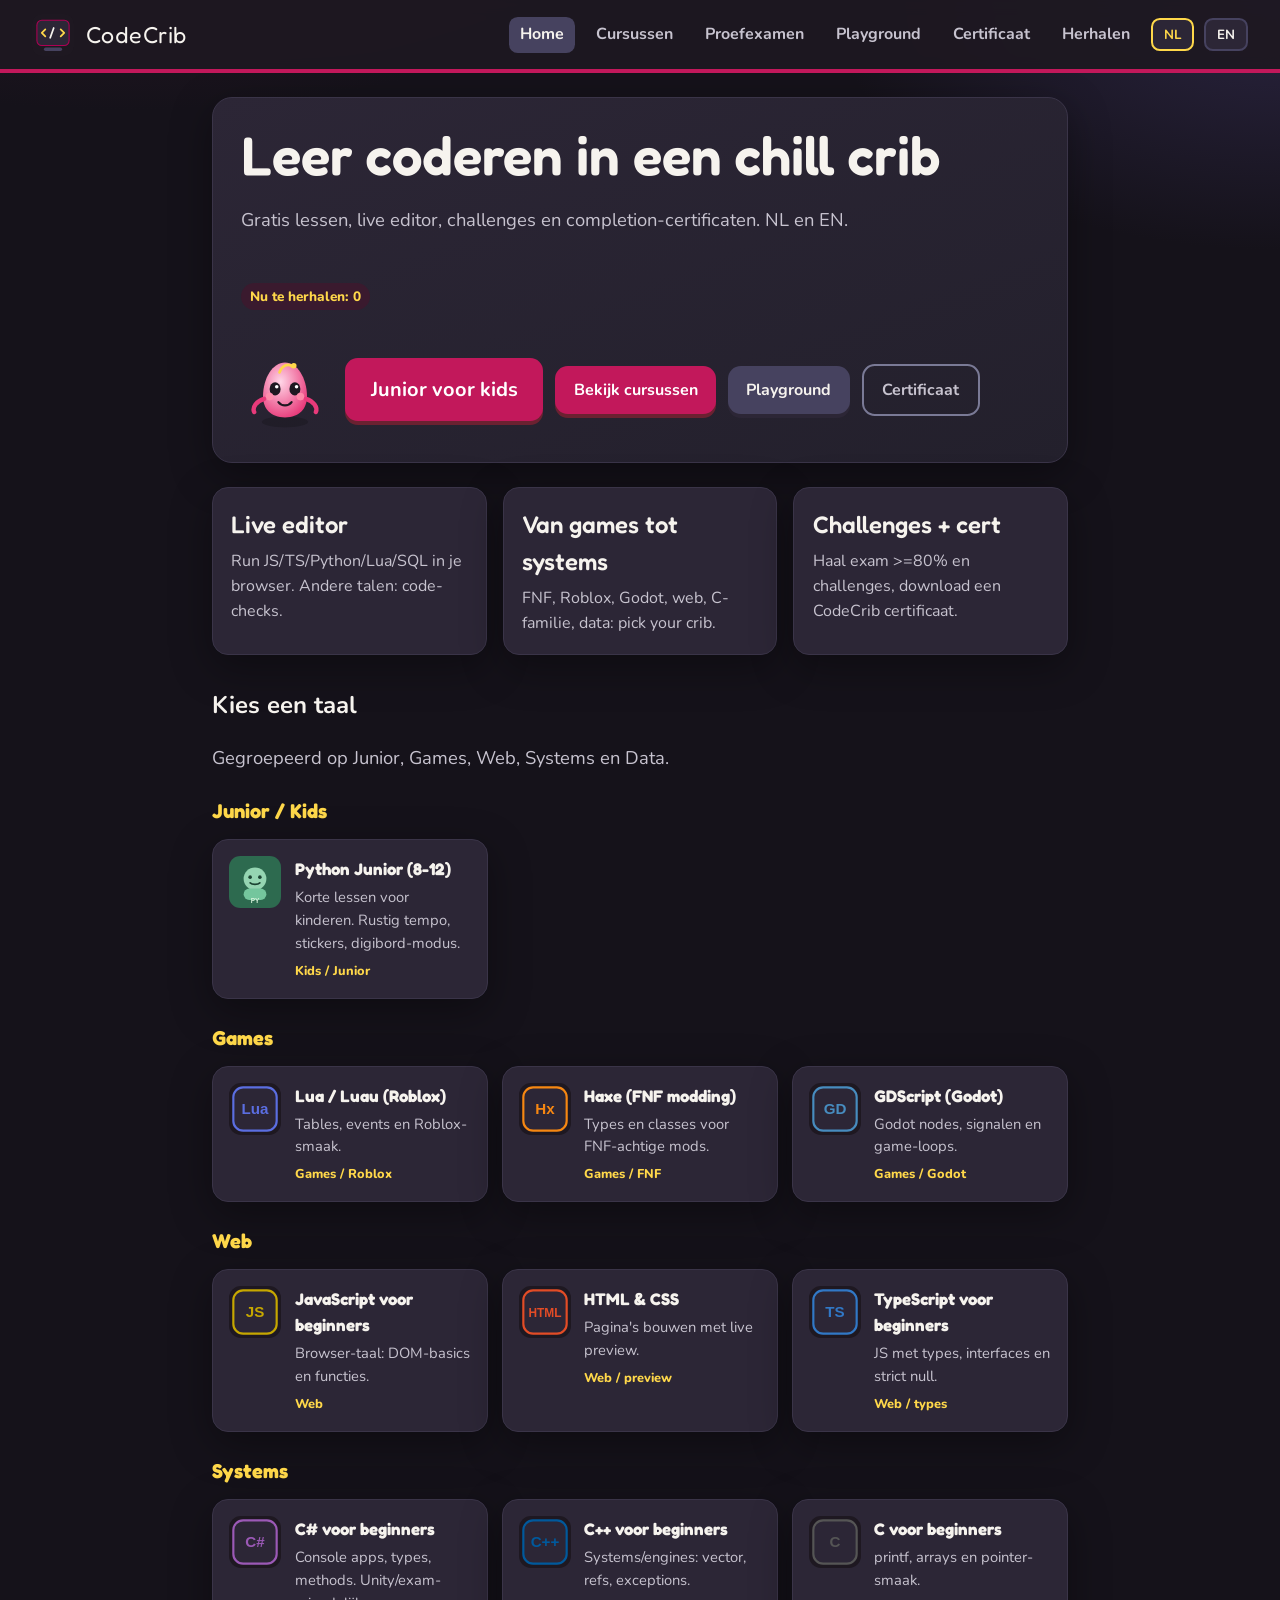
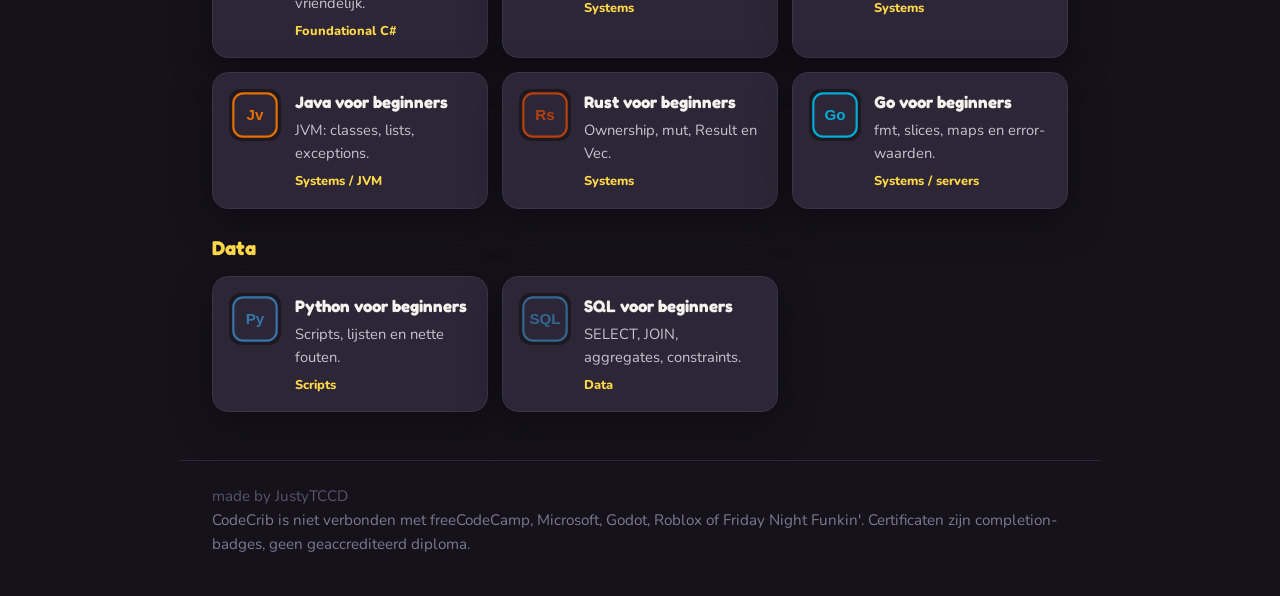
<file: index.html>
<!DOCTYPE html>
<html lang="nl">
<head>
  <meta charset="UTF-8" />
  <meta name="viewport" content="width=device-width, initial-scale=1" />
  <meta name="theme-color" content="#c2185b" />
  <meta name="description" content="CodeCrib: free coding lessons with live editor, challenges and certificates." />
  <title>CodeCrib</title>
  <link rel="preconnect" href="https://fonts.googleapis.com" />
  <link rel="preconnect" href="https://fonts.gstatic.com" crossorigin />
  <link href="https://fonts.googleapis.com/css2?family=Fredoka:wght@500;600&family=IBM+Plex+Mono:wght@400;600&family=Nunito:wght@600;700;800&display=swap" rel="stylesheet" />
  <link rel="stylesheet" href="css/style.css" />
  <link rel="stylesheet" href="css/kids.css" />
  <link rel="icon" href="assets/logo.svg" type="image/svg+xml" />
</head>
<body>
  <header class="site-header">
    <a class="brand" href="index.html"><img src="assets/logo.svg" alt="" /><span data-i18n="brand">CodeCrib</span></a>
    <button type="button" class="menu-toggle" aria-expanded="false" data-i18n="menu">Menu</button>
    <nav class="nav">
      <a href="index.html" data-nav="home" data-i18n="nav_home">Home</a>
      <a href="index.html#courses" data-nav="course" data-i18n="nav_course">Cursussen</a>
      <a href="exam.html" data-nav="exam" data-i18n="nav_exam">Proefexamen</a>
      <a href="playground.html" data-nav="play" data-i18n="nav_play">Playground</a>
      <a href="certificate.html" data-nav="cert" data-i18n="nav_cert">Certificaat</a>
      <a href="review.html" data-nav="review" data-i18n="nav_review">Herhalen</a>
      <button type="button" class="lang-btn" data-lang="nl">NL</button>
      <button type="button" class="lang-btn" data-lang="en">EN</button>
    </nav>
  </header>

  <main>
    <section class="hero">
      <h1 data-i18n="hero_title"></h1>
      <p class="tagline" data-i18n="hero_tag"></p>
      <p><a class="pill" id="due-home" href="review.html"></a></p>
      <div class="hero-actions kids-home-cta">
        <img src="assets/kids/mascot.svg" alt="" width="88" height="88" />
        <div style="display:flex;flex-wrap:wrap;gap:.75rem;align-items:center">
          <a class="btn kids-big-start" href="kids.html" id="cta-kids">Junior voor kids</a>
          <a class="btn" href="#courses" data-i18n="cta_start"></a>
          <a class="btn secondary" href="playground.html" data-i18n="nav_play"></a>
          <a class="btn ghost" href="certificate.html" data-i18n="nav_cert"></a>
        </div>
      </div>
    </section>
    <section class="grid cards">
      <article class="card"><h2 data-i18n="card1_t"></h2><p data-i18n="card1_p"></p></article>
      <article class="card"><h2 data-i18n="card2_t"></h2><p data-i18n="card2_p"></p></article>
      <article class="card"><h2 data-i18n="card3_t"></h2><p data-i18n="card3_p"></p></article>
    </section>
    <section id="courses" style="margin-top:2rem">
      <h2 data-i18n="pick_title"></h2>
      <p class="tagline" data-i18n="pick_sub"></p>
      <div id="course-groups"></div>
    </section>
  </main>

  <footer class="site-footer">
    <div data-i18n="footer">made by JustyTCCD</div>
    <div class="tiny" data-i18n="footer_note"></div>
  </footer>

  <script src="js/i18n.js"></script>
  <script src="js/srs.js"></script>
  <script src="js/courses-registry.js"></script>
  <script src="js/app.js"></script>
  <script>
    function renderPicker() {
      const L = CodeCribI18n.getLang();
      const root = document.getElementById("course-groups");
      root.innerHTML = "";
      CodeCribGroups.forEach((g) => {
        const block = document.createElement("div");
        block.className = "group-block";
        const h = document.createElement("h2");
        h.textContent = g.title[L];
        block.appendChild(h);
        const grid = document.createElement("div");
        grid.className = "lang-grid";
        CodeCribRegistry.filter((c) => c.group === g.id).forEach((c) => {
          const a = document.createElement("a");
          a.className = "lang-card";
          a.href = "course.html?course=" + c.id;
          a.innerHTML = '<img src="' + c.badge + '" alt="" /><div><h3></h3><p></p><div class="flavor"></div></div>';
          a.querySelector("h3").textContent = c.title[L];
          a.querySelector("p").textContent = c.blurb[L];
          a.querySelector(".flavor").textContent = c.flavor[L];
          grid.appendChild(a);
        });
        block.appendChild(grid);
        root.appendChild(block);
      });
    }
    function paintDue(){
      const n = CodeCribSrs.dueCount();
      const el = document.getElementById("due-home");
      if (el) el.textContent = CodeCribI18n.t("review_due") + ": " + n;
    }
    function paintKidsCta(){
      const el = document.getElementById("cta-kids");
      if (!el) return;
      el.textContent = CodeCribI18n.getLang() === "en" ? "Junior for kids" : "Junior voor kids";
    }
    document.addEventListener("DOMContentLoaded", () => { renderPicker(); paintDue(); paintKidsCta(); });
    document.addEventListener("codecrib:lang", () => { renderPicker(); paintDue(); paintKidsCta(); });
  </script>
</body></html>
</file>
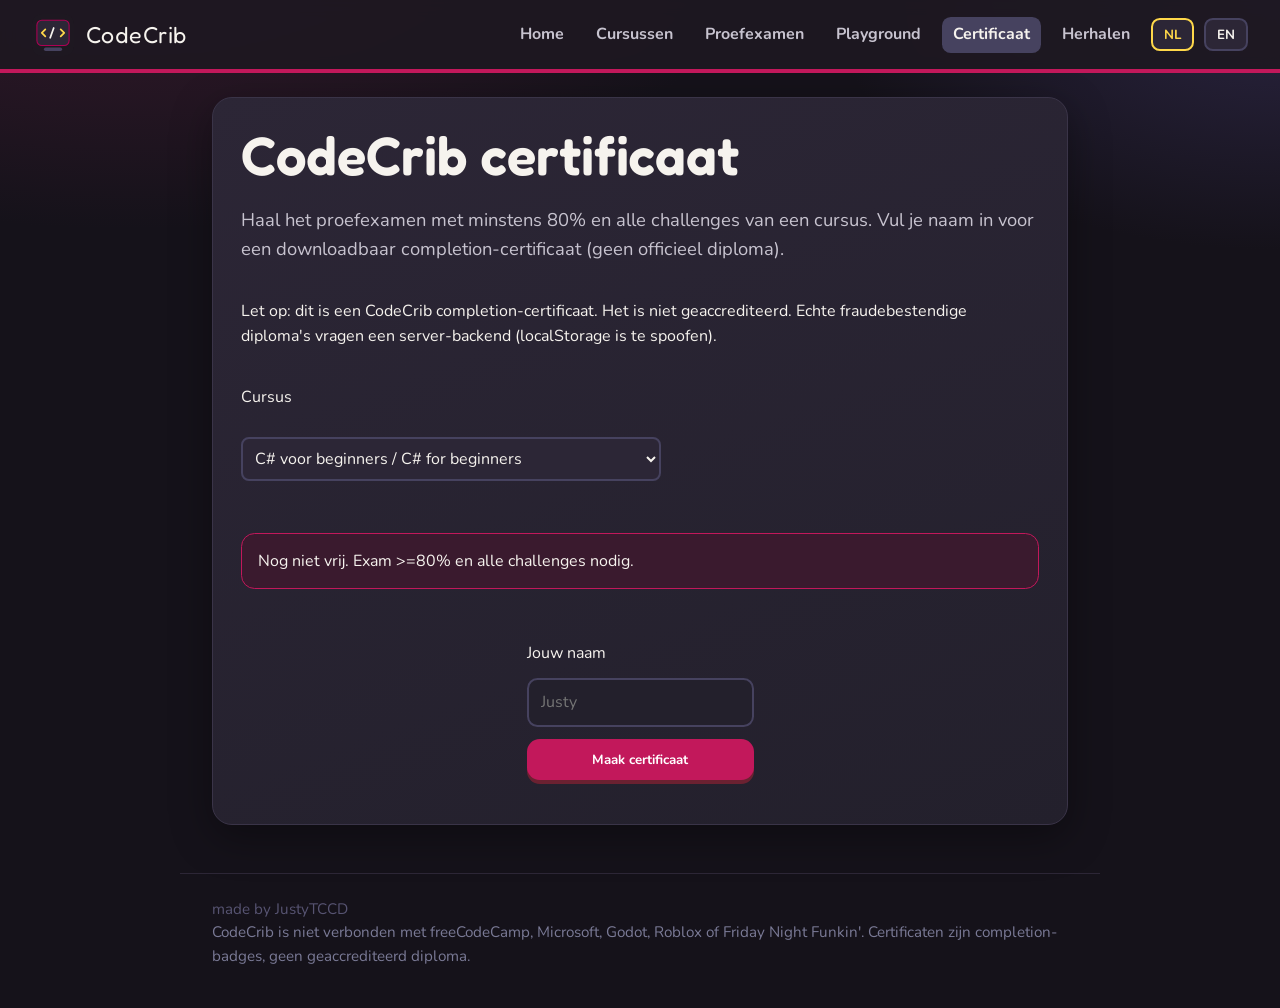
<file: certificate.html>
<!DOCTYPE html>
<html lang="nl">
<head>
  <meta charset="UTF-8" />
  <meta name="viewport" content="width=device-width, initial-scale=1" />
  <meta name="theme-color" content="#c2185b" />
  <title>CodeCrib certificate</title>
  <link rel="preconnect" href="https://fonts.googleapis.com" />
  <link rel="preconnect" href="https://fonts.gstatic.com" crossorigin />
  <link href="https://fonts.googleapis.com/css2?family=Fredoka:wght@500;600&family=IBM+Plex+Mono:wght@400;600&family=Nunito:wght@600;700;800&display=swap" rel="stylesheet" />
  <link rel="stylesheet" href="css/style.css" />
  <link rel="icon" href="assets/logo.svg" type="image/svg+xml" />
</head>
<body>
  <header class="site-header">
    <a class="brand" href="index.html"><img src="assets/logo.svg" alt="" /><span data-i18n="brand">CodeCrib</span></a>
    <button type="button" class="menu-toggle" aria-expanded="false" data-i18n="menu">Menu</button>
    <nav class="nav">
      <a href="index.html" data-nav="home" data-i18n="nav_home">Home</a>
      <a href="index.html#courses" data-nav="course" data-i18n="nav_course">Cursussen</a>
      <a href="exam.html" data-nav="exam" data-i18n="nav_exam">Proefexamen</a>
      <a href="playground.html" data-nav="play" data-i18n="nav_play">Playground</a>
      <a href="certificate.html" data-nav="cert" data-i18n="nav_cert">Certificaat</a>
      <a href="review.html" data-nav="review" data-i18n="nav_review">Herhalen</a>
      <button type="button" class="lang-btn" data-lang="nl">NL</button>
      <button type="button" class="lang-btn" data-lang="en">EN</button>
    </nav>
  </header>

  <main>
    <section class="hero">
      <h1 data-i18n="cert_title"></h1>
      <p class="tagline" data-i18n="cert_intro"></p>
      <p class="tiny" data-i18n="cert_note"></p>
      <label for="course-select" data-i18n="course_title"></label>
      <select id="course-select" style="display:block;margin:.5rem 0 1rem;padding:.5rem;border-radius:.5rem;background:#2c2636;color:#f6f3ee;border:2px solid #46425f;font:inherit;max-width:420px"></select>
      <div id="lock" class="callout" hidden data-i18n="cert_locked"></div>
      <form class="cert-form" id="cert-form" hidden>
        <label data-i18n="cert_name"></label>
        <input id="cert-name" required maxlength="80" placeholder="Justy" />
        <button class="btn" type="submit" data-i18n="cert_make"></button>
      </form>
    </section>
    <div id="cert-sheet" class="cert-sheet" hidden>
      <div>CodeCrib</div>
      <h1 data-i18n="cert_title"></h1>
      <div class="who" id="cert-who"></div>
      <div id="cert-course"></div>
      <div class="meta" id="cert-date"></div>
      <div class="meta" id="cert-id"></div>
      <p class="tiny">Completion certificate (not an accredited diploma)</p>
      <div class="hero-actions" style="justify-content:center;margin-top:1rem">
        <button type="button" class="btn" id="dl" data-i18n="cert_download"></button>
        <button type="button" class="btn secondary" id="print" data-i18n="cert_print"></button>
        <a class="btn ghost" id="verify-link" href="verify.html">Verify</a>
      </div>
    </div>
    <canvas id="cert-canvas" width="1200" height="700" style="display:none"></canvas>
  </main>

  <footer class="site-footer">
    <div data-i18n="footer">made by JustyTCCD</div>
    <div class="tiny" data-i18n="footer_note"></div>
  </footer>

  <script src="js/i18n.js"></script>
  <script src="js/progress.js"></script>
  <script src="js/courses-registry.js"></script>
  <script src="js/course-utils.js"></script>
  <script src="js/certs.js"></script>
  <script src="js/app.js"></script>
  <script>
    let COURSE=null; let lastId=null;
    async function ensureSelected(){
      const id=document.getElementById("course-select").value;
      COURSE=await CodeCribUtil.ensureCourse(id);
      refreshGate();
    }
    function refreshGate(){
      const L=CodeCribI18n.getLang();
      const ids=(COURSE.challenges||[]).map(c=>c.id);
      const ok=CodeCribProgress.examPassed(COURSE.id,80) && CodeCribProgress.allChallengesDone(COURSE.id, ids) && ids.length>0;
      document.getElementById("lock").hidden=ok;
      document.getElementById("cert-form").hidden=!ok;
    }
    function paintCanvas(name, courseTitle, date, id){
      const c=document.getElementById("cert-canvas");
      const ctx=c.getContext("2d");
      ctx.fillStyle="#1e1821"; ctx.fillRect(0,0,c.width,c.height);
      ctx.strokeStyle="#ffd84a"; ctx.lineWidth=10; ctx.strokeRect(30,30,c.width-60,c.height-60);
      ctx.fillStyle="#ffd84a"; ctx.font="bold 54px Fredoka, sans-serif"; ctx.textAlign="center";
      ctx.fillText("CodeCrib Certificate", c.width/2, 140);
      ctx.fillStyle="#f6f3ee"; ctx.font="28px Nunito, sans-serif";
      ctx.fillText("This completion badge is awarded to", c.width/2, 240);
      ctx.font="bold 56px Fredoka, sans-serif"; ctx.fillStyle="#e83a7a";
      ctx.fillText(name, c.width/2, 330);
      ctx.fillStyle="#f6f3ee"; ctx.font="30px Nunito, sans-serif";
      ctx.fillText(courseTitle, c.width/2, 410);
      ctx.fillStyle="#c7c3cf"; ctx.font="22px Nunito, sans-serif";
      ctx.fillText(date, c.width/2, 470);
      ctx.font="16px IBM Plex Mono, monospace";
      ctx.fillText(id, c.width/2, 530);
      ctx.fillText("Not an accredited diploma", c.width/2, 580);
      return c;
    }
    document.addEventListener("DOMContentLoaded", async ()=>{
      const sel=document.getElementById("course-select");
      CodeCribRegistry.forEach(c=>{
        const o=document.createElement("option"); o.value=c.id; o.textContent=c.title.nl+" / "+c.title.en; sel.appendChild(o);
      });
      const preset=CodeCribUtil.courseId();
      if([...sel.options].some(o=>o.value===preset)) sel.value=preset;
      sel.addEventListener("change",()=>ensureSelected().catch(console.error));
      await ensureSelected();
      document.getElementById("cert-form").addEventListener("submit", async (ev)=>{
        ev.preventDefault();
        const name=document.getElementById("cert-name").value.trim();
        if(!name) return;
        const L=CodeCribI18n.getLang();
        const date=new Date().toISOString().slice(0,10);
        const {id, body}=await CodeCribCerts.makeId({name, courseId:COURSE.id, date, courseTitle:COURSE.title[L]});
        CodeCribCerts.saveCert(id, body);
        lastId=id;
        document.getElementById("cert-sheet").hidden=false;
        document.getElementById("cert-who").textContent=name;
        document.getElementById("cert-course").textContent=COURSE.title[L];
        document.getElementById("cert-date").textContent=date;
        document.getElementById("cert-id").textContent=id;
        document.getElementById("verify-link").href="verify.html?id="+encodeURIComponent(id);
        paintCanvas(name, COURSE.title[L], date, id);
      });
      document.getElementById("dl").addEventListener("click",()=>{
        const c=document.getElementById("cert-canvas");
        const a=document.createElement("a");
        a.href=c.toDataURL("image/png");
        a.download="codecrib-certificate.png";
        a.click();
      });
      document.getElementById("print").addEventListener("click",()=>window.print());
    });
    document.addEventListener("codecrib:lang",()=>refreshGate());
  </script>
</body></html>
</file>
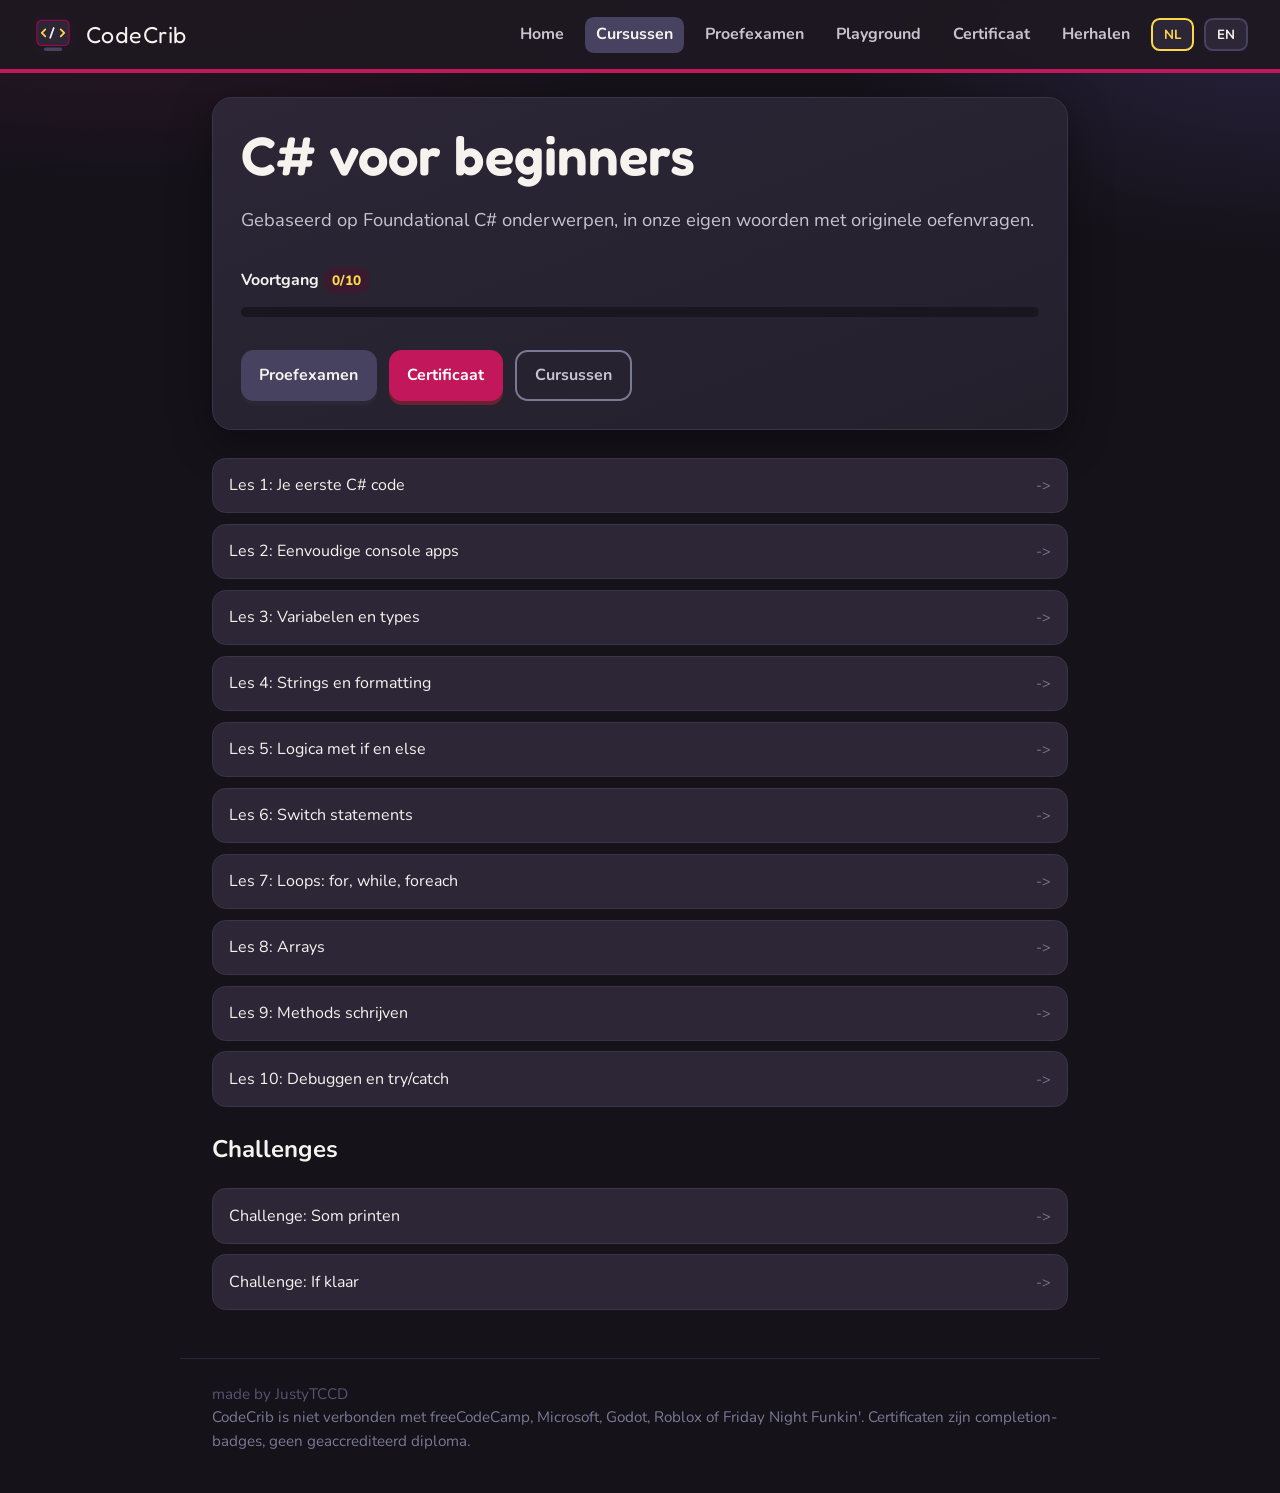
<file: course.html>
<!DOCTYPE html>
<html lang="nl">
<head>
  <meta charset="UTF-8" />
  <meta name="viewport" content="width=device-width, initial-scale=1" />
  <meta name="theme-color" content="#c2185b" />
  <meta name="description" content="CodeCrib: free coding lessons with live editor, challenges and certificates." />
  <title>CodeCrib course</title>
  <link rel="preconnect" href="https://fonts.googleapis.com" />
  <link rel="preconnect" href="https://fonts.gstatic.com" crossorigin />
  <link href="https://fonts.googleapis.com/css2?family=Fredoka:wght@500;600&family=IBM+Plex+Mono:wght@400;600&family=Nunito:wght@600;700;800&display=swap" rel="stylesheet" />
  <link rel="stylesheet" href="css/style.css" />
  <link rel="icon" href="assets/logo.svg" type="image/svg+xml" />
</head>
<body>
  <header class="site-header">
    <a class="brand" href="index.html"><img src="assets/logo.svg" alt="" /><span data-i18n="brand">CodeCrib</span></a>
    <button type="button" class="menu-toggle" aria-expanded="false" data-i18n="menu">Menu</button>
    <nav class="nav">
      <a href="index.html" data-nav="home" data-i18n="nav_home">Home</a>
      <a href="index.html#courses" data-nav="course" data-i18n="nav_course">Cursussen</a>
      <a href="exam.html" data-nav="exam" data-i18n="nav_exam">Proefexamen</a>
      <a href="playground.html" data-nav="play" data-i18n="nav_play">Playground</a>
      <a href="certificate.html" data-nav="cert" data-i18n="nav_cert">Certificaat</a>
      <a href="review.html" data-nav="review" data-i18n="nav_review">Herhalen</a>
      <button type="button" class="lang-btn" data-lang="nl">NL</button>
      <button type="button" class="lang-btn" data-lang="en">EN</button>
    </nav>
  </header>

  <main>
    <section class="hero">
      <h1 id="course-title">Cursus</h1>
      <p class="tagline" id="course-intro"></p>
      <div>
        <strong data-i18n="progress"></strong>
        <span id="progress-label" class="pill">0/0</span>
        <div class="progress-bar"><span id="progress-fill"></span></div>
      </div>
      <div class="hero-actions" style="margin-top:.8rem">
        <a class="btn secondary" id="exam-link" href="exam.html" data-i18n="cta_exam"></a>
        <a class="btn" id="cert-link" href="certificate.html" data-i18n="nav_cert"></a>
        <a class="btn ghost" href="index.html#courses" data-i18n="nav_course"></a>
      </div>
    </section>
    <div id="kids-stickers" class="kids-sticker-shelf" hidden></div>
    <ul class="lesson-list" id="lesson-list"></ul>
    <h2 data-i18n="challenges" style="margin-top:1.5rem"></h2>
    <ul class="lesson-list" id="challenge-list"></ul>
  </main>

  <footer class="site-footer">
    <div data-i18n="footer">made by JustyTCCD</div>
    <div class="tiny" data-i18n="footer_note"></div>
  </footer>

  <script src="js/i18n.js"></script>
  <script src="js/progress.js"></script>
  <script src="js/courses-registry.js"></script>
  <script src="js/course-utils.js"></script>
  <script src="js/kids-settings.js"></script>
  <script src="js/kids-progress.js"></script>
  <link rel="stylesheet" href="css/kids.css" />
  <script src="js/app.js"></script>
  <script>
    let COURSE = null;
    async function boot() {
      COURSE = await CodeCribUtil.ensureCourse(CodeCribUtil.courseId());
      render();
    }
    function render() {
      const id = COURSE.id; const L = CodeCribI18n.getLang();
      document.getElementById("course-title").textContent = COURSE.title[L];
      document.getElementById("course-intro").textContent = COURSE.intro[L];
      document.getElementById("exam-link").href = "exam.html?course=" + id;
      document.getElementById("cert-link").href = "certificate.html?course=" + id;
      const kids = !!(COURSE.kids || (CodeCribUtil.meta(id)||{}).kids);
      const shelf = document.getElementById("kids-stickers");
      if (shelf) {
        if (kids && window.CodeCribKidsStickers) {
          shelf.hidden = false; shelf.innerHTML = "";
          const earned = CodeCribKidsStickers.list(id);
          ["star","heart","rocket","flower","smile","moon","fish","tree"].forEach((name) => {
            const im = document.createElement("img");
            im.src = "assets/stickers/" + name + ".svg"; im.alt = name;
            if (Object.keys(earned).some((lid) => earned[lid].sticker === name)) im.classList.add("earned");
            shelf.appendChild(im);
          });
        } else shelf.hidden = true;
      }
      const ul = document.getElementById("lesson-list"); ul.innerHTML = "";
      COURSE.lessons.forEach((les) => {
        const li = document.createElement("li");
        const a = document.createElement("a");
        const kids = !!(COURSE.kids || (CodeCribUtil.meta(id)||{}).kids);
        a.href = (kids ? "lesson-kids.html" : "lesson.html") + "?course=" + id + "&id=" + les.id;
        const left = document.createElement("span");
        left.textContent = CodeCribI18n.t("lesson") + " " + les.id + ": " + les.title[L];
        const right = document.createElement("span");
        right.className = CodeCribProgress.isDone(id, les.id) ? "done-dot" : "meta";
        right.textContent = CodeCribProgress.isDone(id, les.id) ? CodeCribI18n.t("done") : "->";
        a.appendChild(left); a.appendChild(right); li.appendChild(a); ul.appendChild(li);
      });
      const cl = document.getElementById("challenge-list"); cl.innerHTML = "";
      (COURSE.challenges || []).forEach((ch) => {
        const li = document.createElement("li");
        const a = document.createElement("a");
        a.href = "challenge.html?course=" + id + "&id=" + ch.id;
        const left = document.createElement("span");
        left.textContent = CodeCribI18n.t("challenge") + ": " + ch.title[L];
        const right = document.createElement("span");
        right.className = CodeCribProgress.isChallengeDone(id, ch.id) ? "done-dot" : "meta";
        right.textContent = CodeCribProgress.isChallengeDone(id, ch.id) ? CodeCribI18n.t("done") : "->";
        a.appendChild(left); a.appendChild(right); li.appendChild(a); cl.appendChild(li);
      });
      const { done, total } = CodeCribProgress.lessonCount(id, COURSE.lessons.length);
      document.getElementById("progress-label").textContent = done + "/" + total;
      document.getElementById("progress-fill").style.width = (total ? Math.round(done/total*100) : 0) + "%";
      document.title = "CodeCrib - " + COURSE.title[L];
    }
    document.addEventListener("DOMContentLoaded", () => boot().catch(console.error));
    document.addEventListener("codecrib:lang", () => { if (COURSE) render(); });
  </script>
</body></html>
</file>
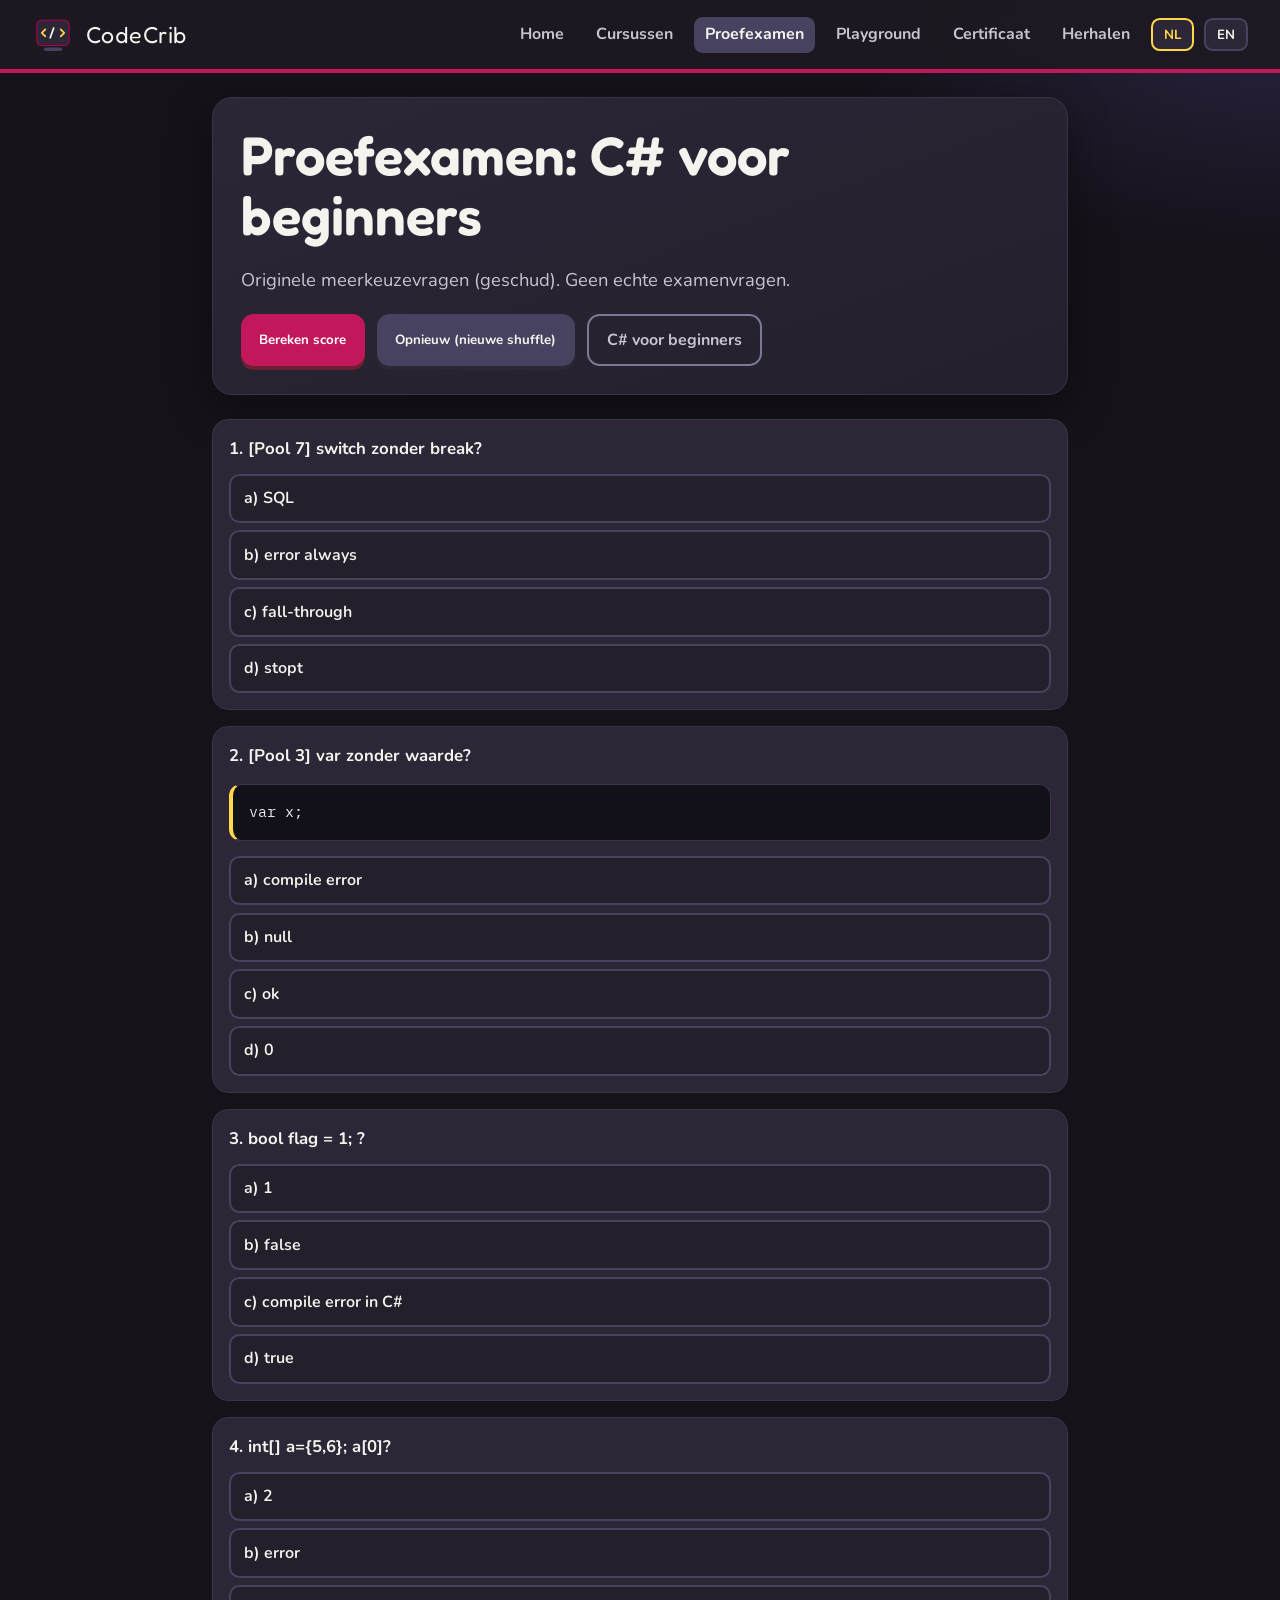
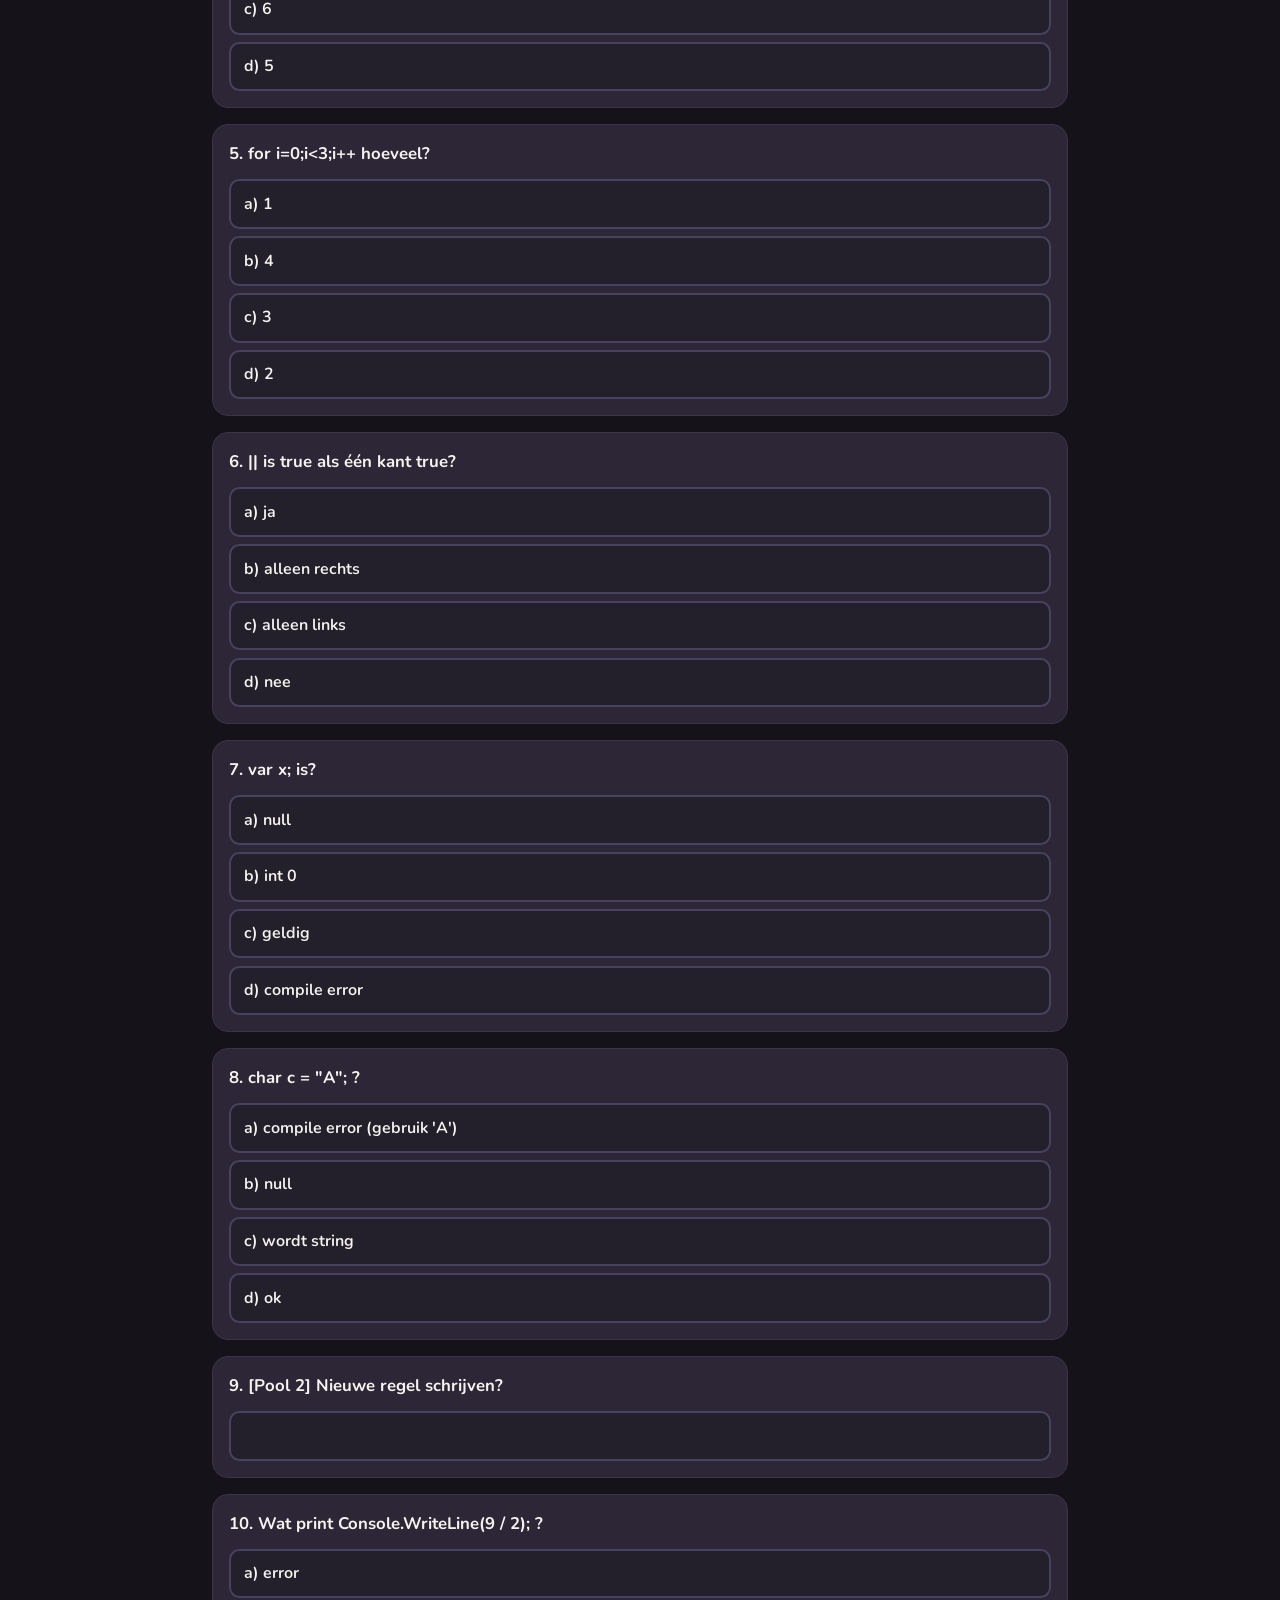
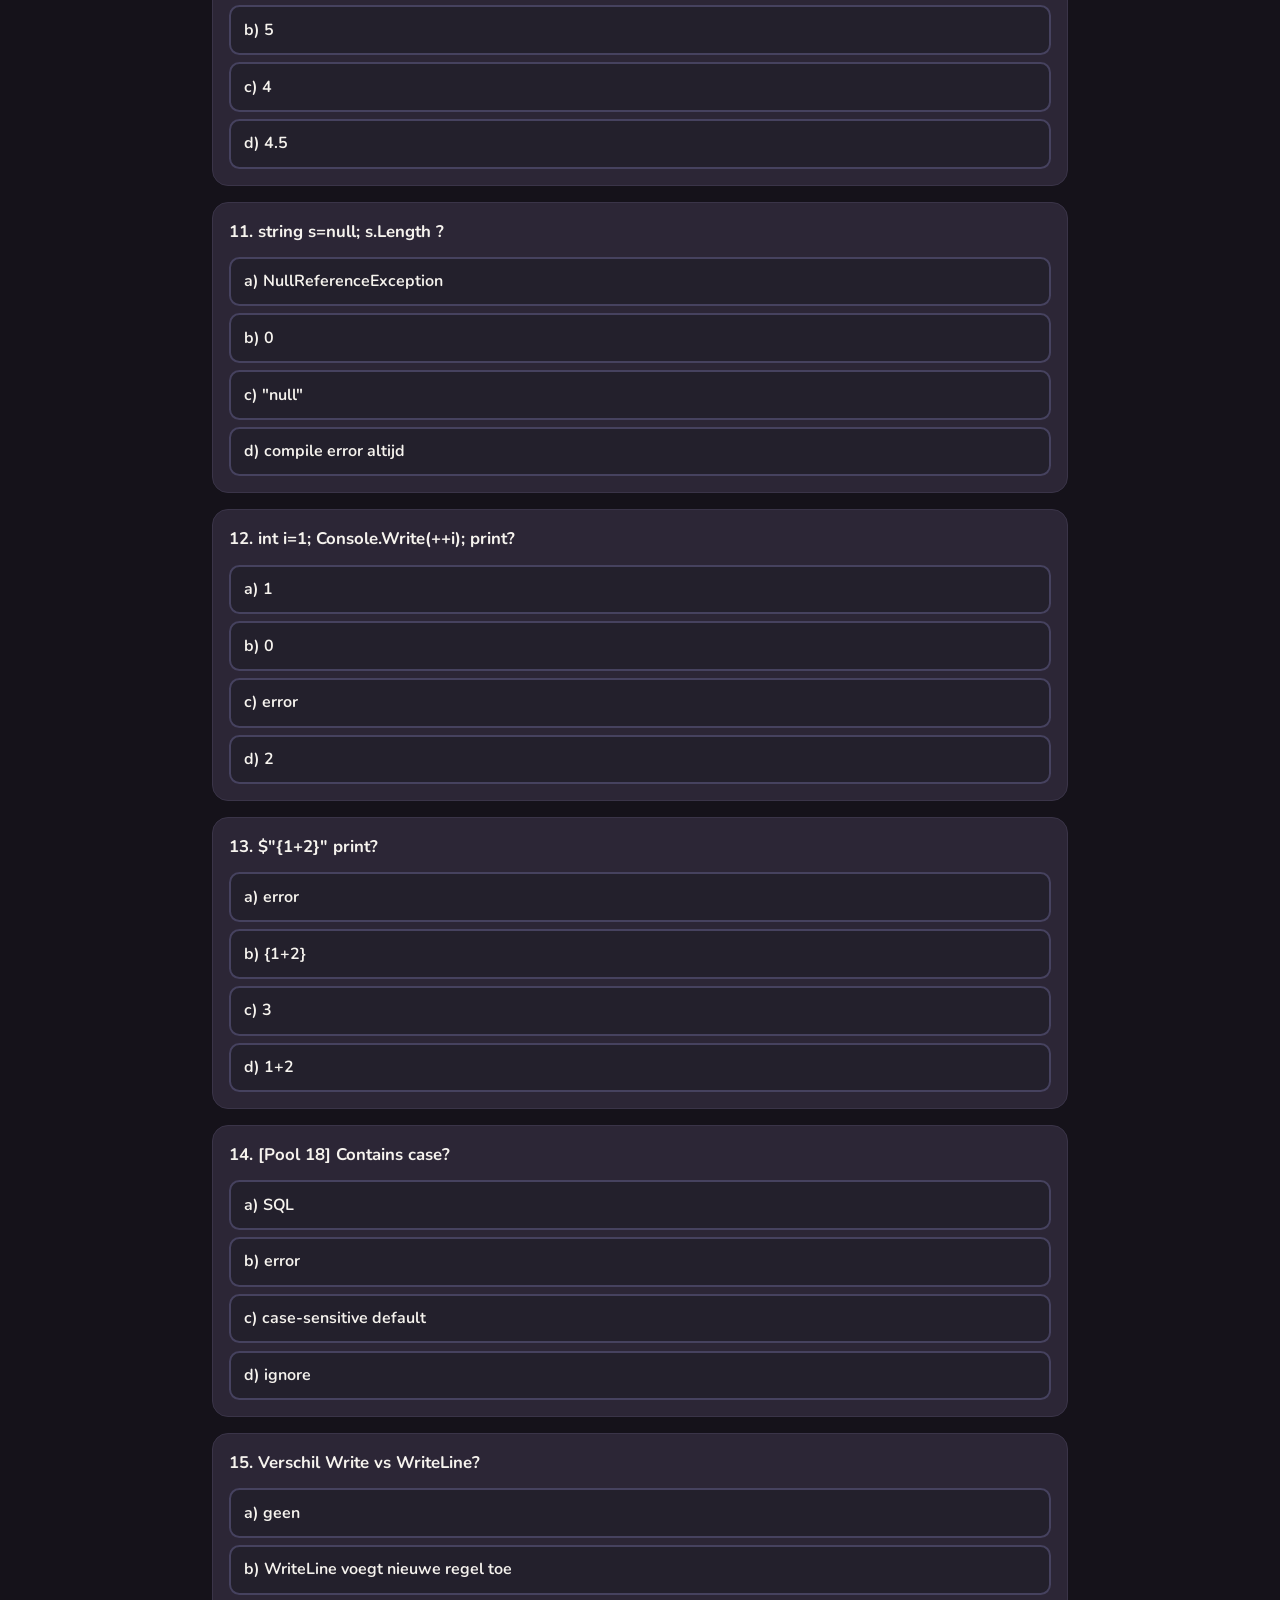
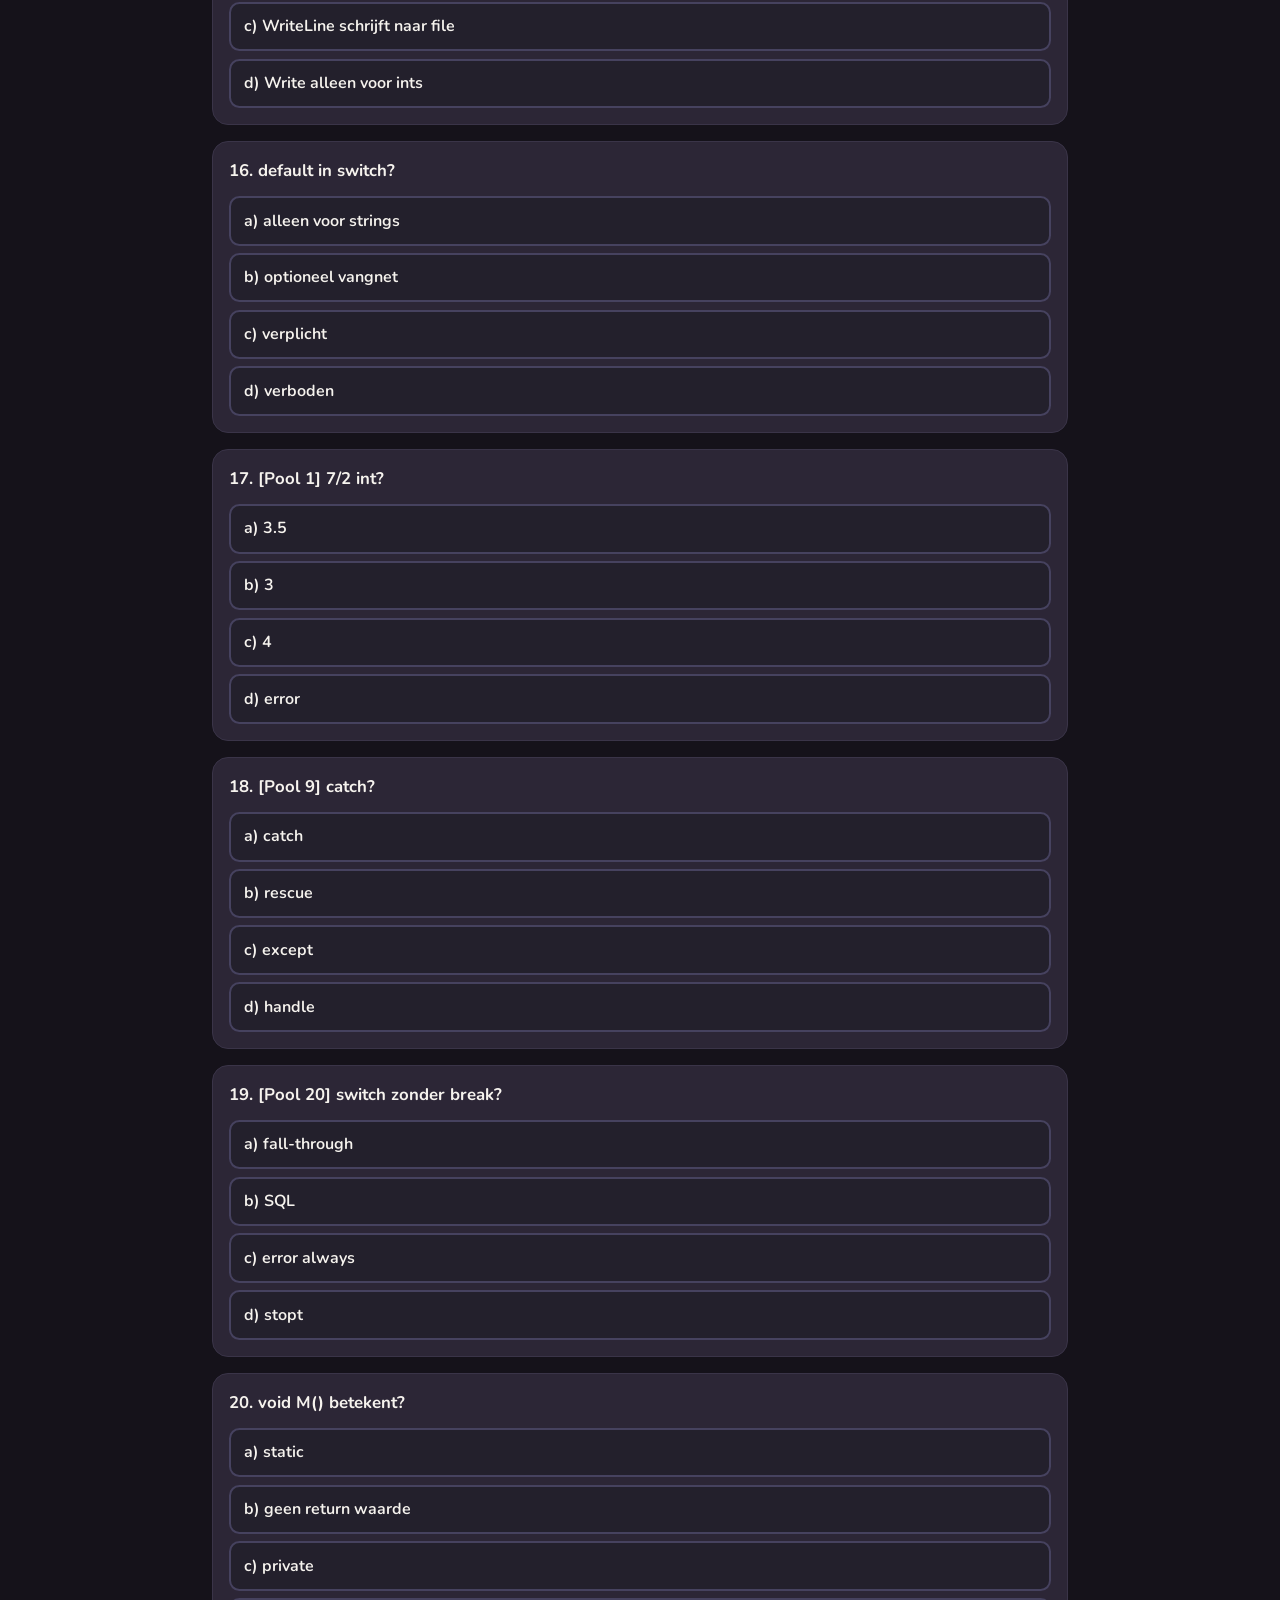
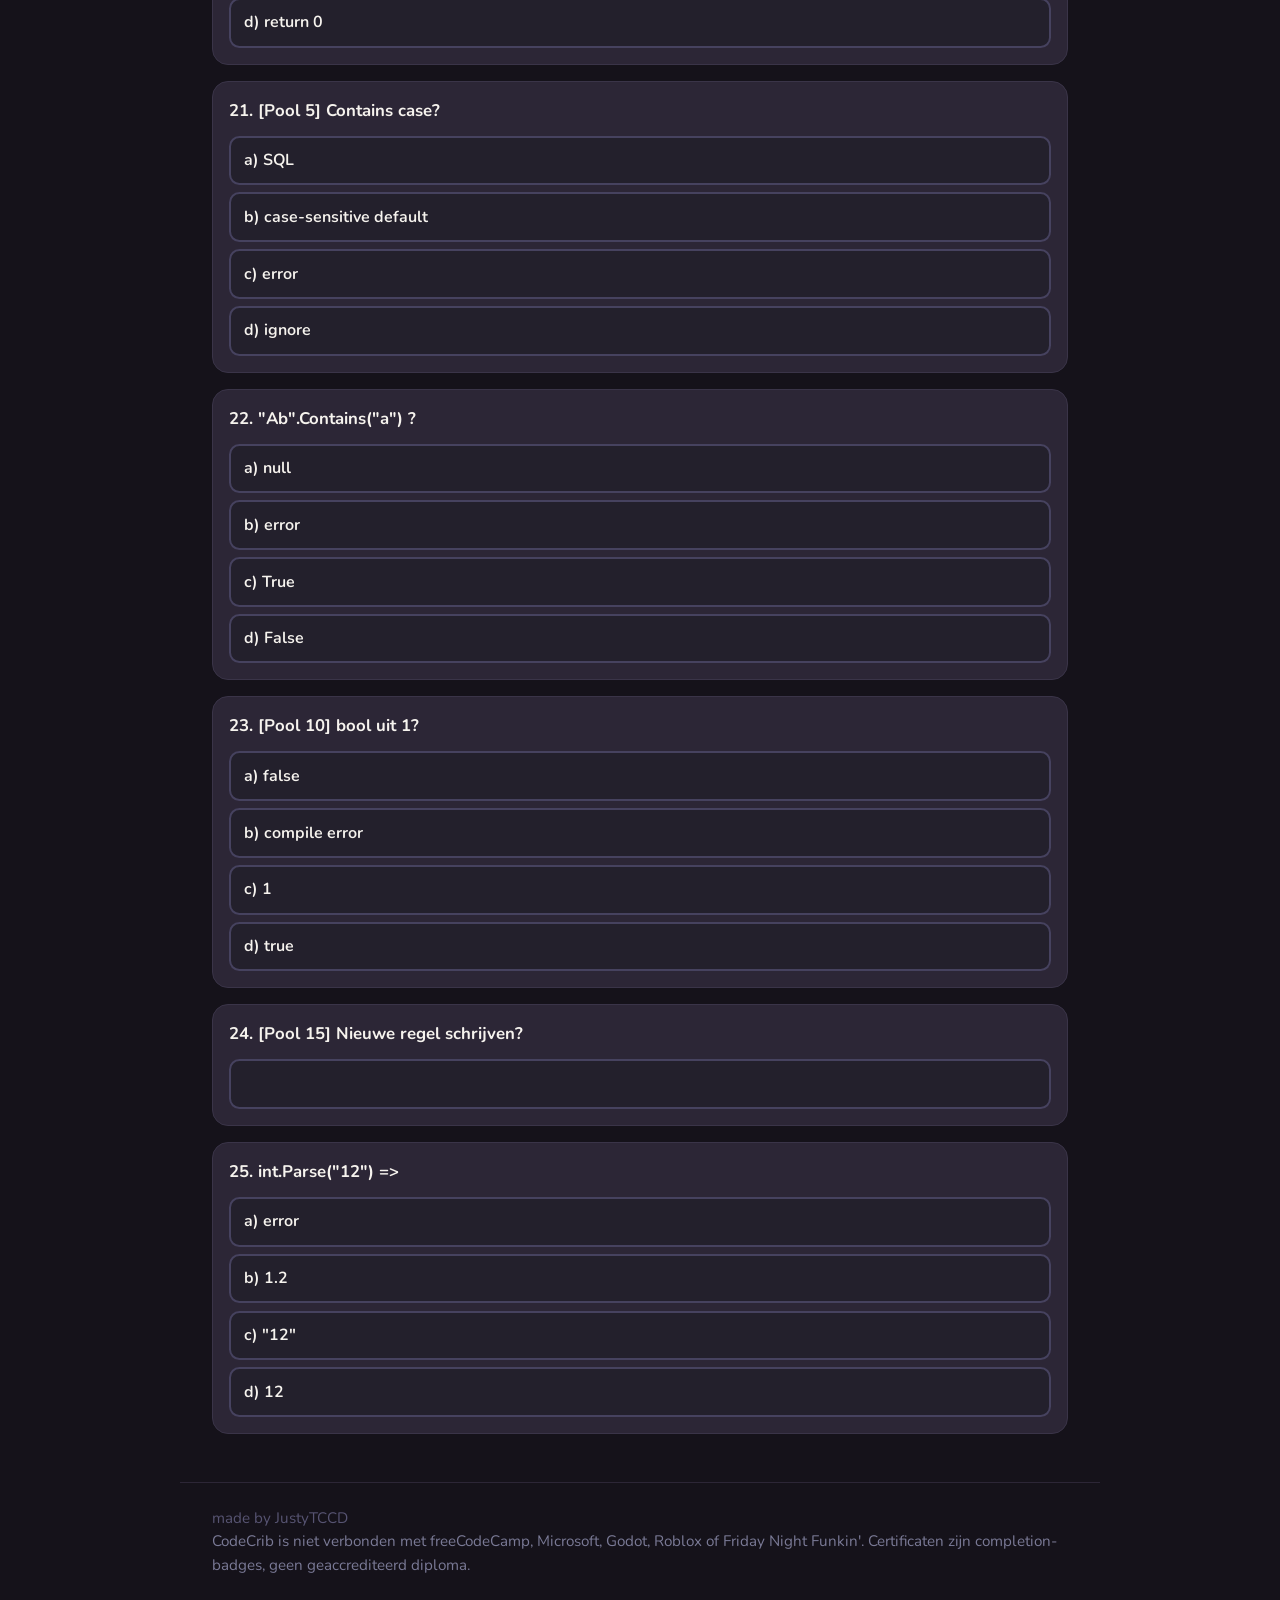
<file: exam.html>
<!DOCTYPE html>
<html lang="nl">
<head>
  <meta charset="UTF-8" />
  <meta name="viewport" content="width=device-width, initial-scale=1" />
  <meta name="theme-color" content="#c2185b" />
  <title>CodeCrib exam</title>
  <link rel="preconnect" href="https://fonts.googleapis.com" />
  <link rel="preconnect" href="https://fonts.gstatic.com" crossorigin />
  <link href="https://fonts.googleapis.com/css2?family=Fredoka:wght@500;600&family=IBM+Plex+Mono:wght@400;600&family=Nunito:wght@600;700;800&display=swap" rel="stylesheet" />
  <link rel="stylesheet" href="css/style.css" />
  <link rel="icon" href="assets/logo.svg" type="image/svg+xml" />
</head>
<body>
  <header class="site-header">
    <a class="brand" href="index.html"><img src="assets/logo.svg" alt="" /><span data-i18n="brand">CodeCrib</span></a>
    <button type="button" class="menu-toggle" aria-expanded="false" data-i18n="menu">Menu</button>
    <nav class="nav">
      <a href="index.html" data-nav="home" data-i18n="nav_home">Home</a>
      <a href="index.html#courses" data-nav="course" data-i18n="nav_course">Cursussen</a>
      <a href="exam.html" data-nav="exam" data-i18n="nav_exam">Proefexamen</a>
      <a href="playground.html" data-nav="play" data-i18n="nav_play">Playground</a>
      <a href="certificate.html" data-nav="cert" data-i18n="nav_cert">Certificaat</a>
      <a href="review.html" data-nav="review" data-i18n="nav_review">Herhalen</a>
      <button type="button" class="lang-btn" data-lang="nl">NL</button>
      <button type="button" class="lang-btn" data-lang="en">EN</button>
    </nav>
  </header>

  <main>
    <section class="hero">
      <h1 id="exam-title" data-i18n="exam_title"></h1>
      <p class="tagline" id="exam-intro" data-i18n="exam_intro"></p>
      <div class="hero-actions">
        <button type="button" class="btn" id="submit" data-i18n="submit_exam"></button>
        <button type="button" class="btn secondary" id="again" data-i18n="again"></button>
        <a class="btn ghost" id="course-link" href="course.html"></a>
      </div>
    </section>
    <div id="score-box" class="score-box" hidden>
      <div data-i18n="your_score"></div>
      <div class="big" id="score-num">0/0</div>
    </div>
    <div class="quiz" id="exam"></div>
  </main>

  <footer class="site-footer">
    <div data-i18n="footer">made by JustyTCCD</div>
    <div class="tiny" data-i18n="footer_note"></div>
  </footer>

  <script src="js/i18n.js"></script>
  <script src="js/progress.js"></script>
  <script src="js/courses-registry.js"></script>
  <script src="js/course-utils.js"></script>
  <script src="js/srs.js"></script>
  <script src="js/quiz.js"></script>
  <script src="js/app.js"></script>
  <script>
    let COURSE=null, ctrl=null;
    async function boot(){ COURSE=await CodeCribUtil.ensureCourse(CodeCribUtil.courseId()); renderExam(); }
    function renderExam(){
      const L=CodeCribI18n.getLang();
      document.getElementById("exam-title").textContent=CodeCribI18n.t("exam_title")+": "+COURSE.title[L];
      document.getElementById("course-link").href="course.html?course="+COURSE.id;
      document.getElementById("course-link").textContent=COURSE.title[L];
      document.getElementById("score-box").hidden=true;
      const take = COURSE.examDraw || 20;
      ctrl=CodeCribQuiz.renderExam(document.getElementById("exam"), COURSE.exam, L, true, take, { courseId: COURSE.id, source: "exam" });
      document.title="CodeCrib - "+COURSE.title[L]+" exam";
    }
    document.addEventListener("DOMContentLoaded",()=>{
      boot().catch(console.error);
      document.getElementById("submit").addEventListener("click",()=>{
        if(!ctrl) return;
        const r=ctrl.score();
        CodeCribProgress.saveExam(COURSE.id, r.score, r.total);
        ctrl.reveal(r);
        const box=document.getElementById("score-box");
        box.hidden=false;
        document.getElementById("score-num").textContent=r.score+"/"+r.total+" ("+Math.round(r.score/r.total*100)+"%)";
        box.scrollIntoView({behavior:"smooth",block:"center"});
      });
      document.getElementById("again").addEventListener("click",()=>{ if(COURSE) renderExam(); });
    });
    document.addEventListener("codecrib:lang",()=>{ if(COURSE) renderExam(); });
  </script>
</body></html>
</file>
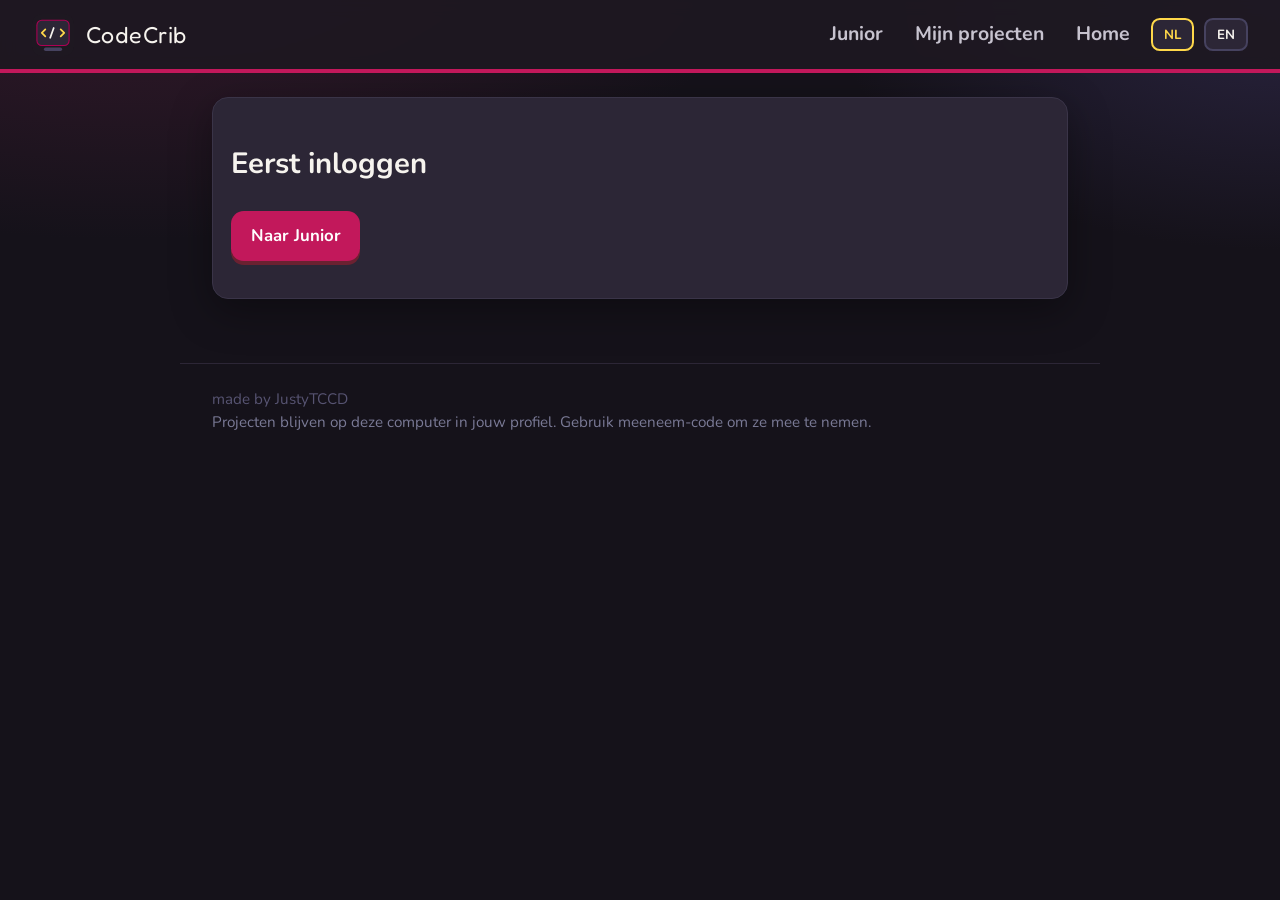
<file: kids-projects.html>
<!DOCTYPE html>
<html lang="nl">
<head>
  <meta charset="UTF-8" />
  <meta name="viewport" content="width=device-width, initial-scale=1" />
  <meta name="theme-color" content="#2d6a4f" />
  <meta name="description" content="CodeCrib Junior: mijn projecten." />
  <title>Mijn projecten - CodeCrib Junior</title>
  <link rel="preconnect" href="https://fonts.googleapis.com" />
  <link rel="preconnect" href="https://fonts.gstatic.com" crossorigin />
  <link href="https://fonts.googleapis.com/css2?family=Atkinson+Hyperlegible:wght@400;700&family=Fredoka:wght@500;600&family=IBM+Plex+Mono:wght@400;600&family=Nunito:wght@600;700;800&display=swap" rel="stylesheet" />
  <link rel="stylesheet" href="css/style.css" />
  <link rel="stylesheet" href="css/kids.css" />
  <link rel="icon" href="assets/logo.svg" type="image/svg+xml" />
</head>
<body class="kids-page">
  <header class="site-header">
    <a class="brand" href="index.html"><img src="assets/logo.svg" alt="" /><span data-i18n="brand">CodeCrib</span></a>
    <button type="button" class="menu-toggle" aria-expanded="false" data-i18n="menu">Menu</button>
    <nav class="nav">
      <a href="kids.html">Junior</a>
      <a href="kids-projects.html">Mijn projecten</a>
      <a href="index.html" data-i18n="nav_home">Home</a>
      <button type="button" class="lang-btn" data-lang="nl">NL</button>
      <button type="button" class="lang-btn" data-lang="en">EN</button>
    </nav>
  </header>
  <main id="main"></main>
  <footer class="site-footer">
    <div data-i18n="footer">made by JustyTCCD</div>
    <div class="tiny" id="privacy-note"></div>
  </footer>
  <script src="js/i18n.js"></script>
  <script src="js/kids-settings.js"></script>
  <script src="js/kids-profiles.js"></script>
  <script src="js/kids-projects.js"></script>
  <script src="js/kids-fx.js"></script>
  <script src="js/runtime/runners.js"></script>
  <script src="js/runtime/editor.js"></script>
  <script src="js/app.js"></script>
  <script>
  function T(nl,en){ return CodeCribI18n.getLang()==="en"?en:nl; }
  let editor=null, currentId=null;
  async function boot(){
    CodeCribI18n.apply();
    CodeCribKidsSettings.apply();
    document.getElementById("privacy-note").textContent = T(
      "Projecten blijven op deze computer in jouw profiel. Gebruik meeneem-code om ze mee te nemen.",
      "Projects stay on this computer in your profile. Use a take-along code to move them."
    );
    const main=document.getElementById("main");
    main.innerHTML="";
    if(!CodeCribKidsProfiles.current()){
      main.innerHTML = '<section class="kids-panel"><h1>'+T("Eerst inloggen","Please log in first")+'</h1><p><a class="btn" href="kids.html">'+T("Naar Junior","Go to Junior")+'</a></p></section>';
      return;
    }
    const u=new URL(location.href);
    const openId=u.searchParams.get("id");
    if(openId) return openEditor(main, openId);
    return showList(main);
  }
  function showList(main){
    const cur=CodeCribKidsProfiles.current();
    const hero=document.createElement("section");
    hero.className="kids-welcome-hero kids-slide-in";
    const mh=document.createElement("div");
    hero.appendChild(mh);
    hero.innerHTML += "<h1>"+T("Mijn projecten","My projects")+"</h1><p class='tagline'>"+T("Hoi ","Hi ")+cur.nick+T(", maak iets leuks!"," , make something fun!")+"</p>";
    main.appendChild(hero);
    // remount mascot after innerHTML wipe of first child - fix:
    hero.innerHTML="";
    const wrap=document.createElement("div"); wrap.className="kids-home-cta";
    const mascotHost=document.createElement("div"); wrap.appendChild(mascotHost);
    const tx=document.createElement("div");
    tx.innerHTML="<h1>"+T("Mijn projecten","My projects")+"</h1><p class='tagline'>"+T("Hoi ","Hi ")+cur.nick+"!</p>";
    wrap.appendChild(tx); hero.appendChild(wrap);
    CodeCribKidsFx.mountMascot(mascotHost,"cheer");
    CodeCribKidsFx.say(mascotHost,T("Kies een sjabloon of open een project.","Pick a template or open a project."),false);

    const tools=document.createElement("div"); tools.className="hero-actions"; tools.style.margin="1rem 0";
    const templates=CodeCribKidsProjects.TEMPLATES;
    Object.keys(templates).forEach((key)=>{
      const t=templates[key];
      const b=document.createElement("button"); b.type="button"; b.className="btn secondary";
      b.textContent = T("Nieuw: ","New: ")+(t.title[CodeCribI18n.getLang()]||t.title.nl);
      b.onclick=()=>{
        const p=CodeCribKidsProjects.create({ template:key });
        location.href="kids-projects.html?id="+p.id;
      };
      tools.appendChild(b);
    });
    const imp=document.createElement("button"); imp.type="button"; imp.className="btn ghost";
    imp.textContent=T("Importeer meeneem-code","Import take-along code");
    imp.onclick=()=>{
      const raw=prompt(T("Plak de JSON meeneem-code:","Paste the JSON take-along code:"));
      if(!raw) return;
      try{
        const data=JSON.parse(raw);
        const p=CodeCribKidsProjects.importOne(data);
        location.href="kids-projects.html?id="+p.id;
      }catch(e){ alert(T("Die code lukte niet.","That code did not work.")); }
    };
    const fileBtn=document.createElement("label");
    fileBtn.className="btn ghost"; fileBtn.textContent=T("Importeer .json bestand","Import .json file");
    const file=document.createElement("input"); file.type="file"; file.accept="application/json,.json"; file.hidden=true;
    file.onchange=async ()=>{
      try{
        const txt=await file.files[0].text();
        const data=JSON.parse(txt);
        const p=CodeCribKidsProjects.importOne(data);
        location.href="kids-projects.html?id="+p.id;
      }catch(e){ alert(T("Import mislukt.","Import failed.")); }
    };
    fileBtn.appendChild(file); fileBtn.onclick=()=>file.click();
    tools.appendChild(imp); tools.appendChild(fileBtn);
    main.appendChild(tools);

    const grid=document.createElement("div"); grid.className="kids-project-grid";
    const items=CodeCribKidsProjects.list();
    if(!items.length){
      const empty=document.createElement("p"); empty.className="tagline";
      empty.textContent=T("Nog geen projecten. Kies hierboven een sjabloon!","No projects yet. Pick a template above!");
      main.appendChild(empty);
    }
    items.forEach((p)=>{
      const card=document.createElement("article"); card.className="kids-project-card";
      card.innerHTML="<h3></h3><div class='meta'></div>";
      card.querySelector("h3").textContent=p.name;
      card.querySelector(".meta").textContent = new Date(p.updatedAt||p.createdAt).toLocaleString();
      const acts=document.createElement("div"); acts.className="kids-project-actions";
      const open=document.createElement("a"); open.className="btn"; open.href="kids-projects.html?id="+p.id; open.textContent=T("Open","Open");
      const dup=document.createElement("button"); dup.type="button"; dup.className="btn secondary"; dup.textContent=T("Kopie","Copy");
      dup.onclick=()=>{ CodeCribKidsProjects.duplicate(p.id); boot(); };
      const exp=document.createElement("button"); exp.type="button"; exp.className="btn ghost"; exp.textContent=T("Meeneem","Take-along");
      exp.onclick=()=>{
        const data=CodeCribKidsProjects.exportOne(p.id);
        CodeCribKidsProjects.downloadJson(data, (p.name||"project").replace(/\s+/g,"_")+".json");
      };
      const del=document.createElement("button"); del.type="button"; del.className="btn ghost"; del.textContent=T("Wis","Delete");
      del.onclick=()=>{
        if(confirm(T("Echt dit project wissen?","Really delete this project?"))){ CodeCribKidsProjects.remove(p.id); boot(); }
      };
      acts.appendChild(open); acts.appendChild(dup); acts.appendChild(exp); acts.appendChild(del);
      card.appendChild(acts); grid.appendChild(card);
    });
    main.appendChild(grid);
  }
  async function openEditor(main, id){
    const proj=CodeCribKidsProjects.get(id);
    if(!proj){ location.href="kids-projects.html"; return; }
    currentId=id;
    const panel=document.createElement("section"); panel.className="kids-panel kids-slide-in";
    const titleRow=document.createElement("div"); titleRow.style.display="flex"; titleRow.style.gap=".5rem"; titleRow.style.flexWrap="wrap"; titleRow.style.alignItems="center";
    const name=document.createElement("input"); name.type="text"; name.value=proj.name; name.maxLength=40;
    name.style.cssText="flex:1;min-width:160px;padding:.65rem .8rem;border-radius:.65rem;border:2px solid var(--highlight);background:var(--panel-2);color:var(--text);font:inherit;font-weight:800";
    const saveBtn=document.createElement("button"); saveBtn.type="button"; saveBtn.className="btn"; saveBtn.textContent=T("Opslaan","Save");
    const back=document.createElement("a"); back.className="btn ghost"; back.href="kids-projects.html"; back.textContent=T("Terug","Back");
    titleRow.appendChild(name); titleRow.appendChild(saveBtn); titleRow.appendChild(back);
    panel.appendChild(titleRow);
    const host=document.createElement("div"); panel.appendChild(host);
    main.appendChild(panel);
    editor = await CodeCribEditor.mount(host, {
      lang: "python",
      langLabel: "python",
      value: proj.code,
      runLabel: T("Run","Run")
    });
    saveBtn.onclick=()=>{
      CodeCribKidsProjects.save(id, { name: name.value, code: editor.getValue ? editor.getValue() : (editor.cm && editor.cm.getValue()) });
      CodeCribKidsFx.softConfetti(document.body);
      alert(T("Opgeslagen!","Saved!"));
    };
    // autosave code on run via toolbar is enough; also save periodically soft
    const saveCode=()=>{
      const code = editor.getValue ? editor.getValue() : (editor.cm && editor.cm.getValue && editor.cm.getValue());
      if(code!=null) CodeCribKidsProjects.save(id, { name: name.value, code });
    };
    setInterval(saveCode, 15000);
  }
  document.addEventListener("DOMContentLoaded", ()=>boot().catch(console.error));
  document.addEventListener("codecrib:lang", ()=>boot().catch(console.error));
  </script>
</body>
</html>
</file>
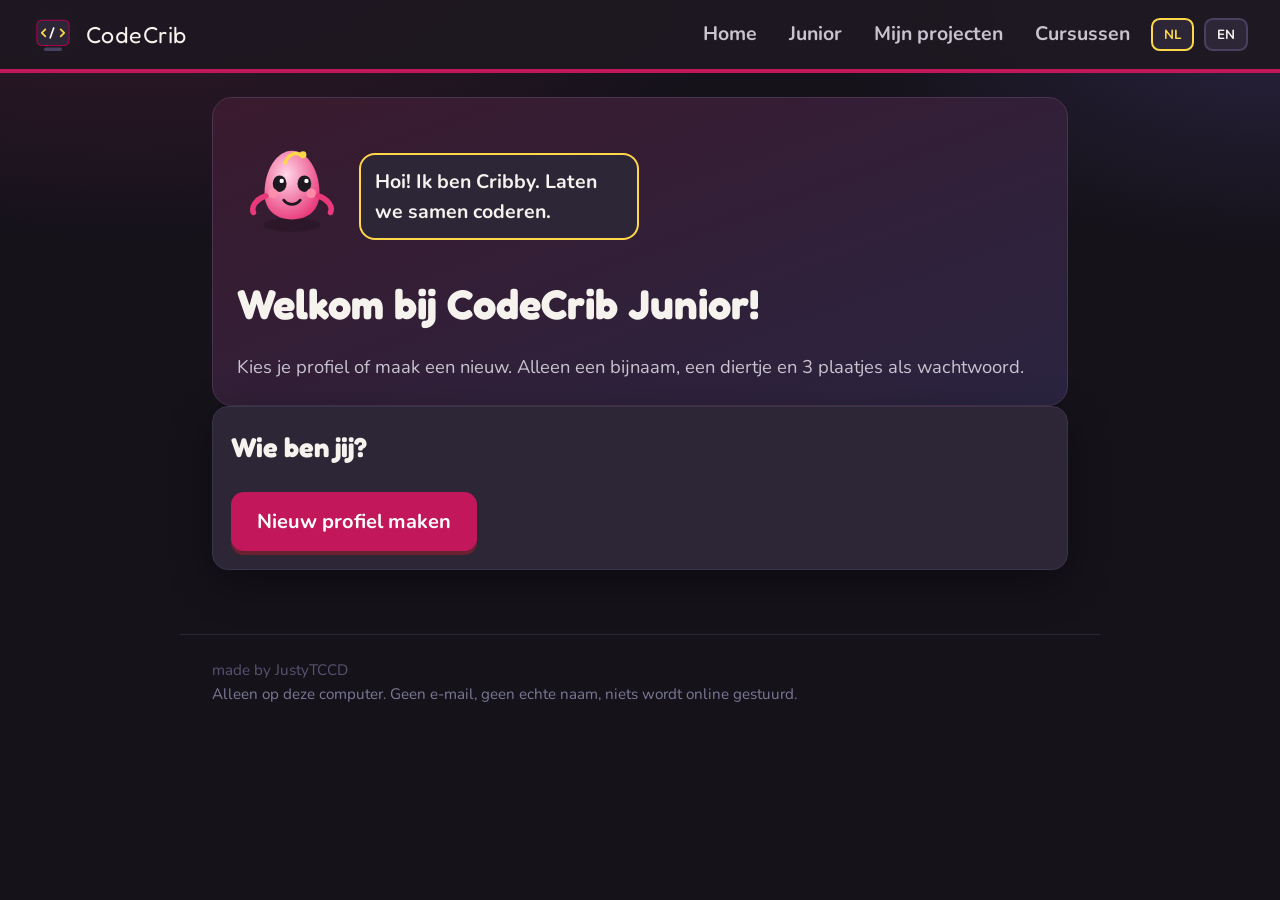
<file: kids.html>
<!DOCTYPE html>
<html lang="nl">
<head>
  <meta charset="UTF-8" />
  <meta name="viewport" content="width=device-width, initial-scale=1" />
  <meta name="theme-color" content="#2d6a4f" />
  <meta name="description" content="CodeCrib Junior: welkom, profielen en stickerpad." />
  <title>CodeCrib Junior</title>
  <link rel="preconnect" href="https://fonts.googleapis.com" />
  <link rel="preconnect" href="https://fonts.gstatic.com" crossorigin />
  <link href="https://fonts.googleapis.com/css2?family=Atkinson+Hyperlegible:wght@400;700&family=Fredoka:wght@500;600&family=IBM+Plex+Mono:wght@400;600&family=Nunito:wght@600;700;800&display=swap" rel="stylesheet" />
  <link rel="stylesheet" href="css/style.css" />
  <link rel="stylesheet" href="css/kids.css" />
  <link rel="icon" href="assets/logo.svg" type="image/svg+xml" />
</head>
<body class="kids-page">
  <header class="site-header">
    <a class="brand" href="index.html"><img src="assets/logo.svg" alt="" /><span data-i18n="brand">CodeCrib</span></a>
    <button type="button" class="menu-toggle" aria-expanded="false" data-i18n="menu">Menu</button>
    <nav class="nav">
      <a href="index.html" data-nav="home" data-i18n="nav_home">Home</a>
      <a href="kids.html" data-nav="kids">Junior</a>
      <a href="kids-projects.html" id="nav-projects">Mijn projecten</a>
      <a href="index.html#courses" data-nav="course" data-i18n="nav_course">Cursussen</a>
      <button type="button" class="lang-btn" data-lang="nl">NL</button>
      <button type="button" class="lang-btn" data-lang="en">EN</button>
    </nav>
  </header>
  <main>
    <div id="view"></div>
  </main>
  <footer class="site-footer">
    <div data-i18n="footer">made by JustyTCCD</div>
    <div class="tiny" id="privacy-note"></div>
  </footer>
  <script src="js/i18n.js"></script>
  <script src="js/progress.js"></script>
  <script src="js/kids-settings.js"></script>
  <script src="js/kids-profiles.js"></script>
  <script src="js/kids-progress.js"></script>
  <script src="js/kids-fx.js"></script>
  <script src="js/app.js"></script>
  <script>
  const LESSON_META = [
    { id:1, sticker:"star", title:{nl:"Hallo wereld",en:"Hello world"} },
    { id:2, sticker:"heart", title:{nl:"Doosjes",en:"Boxes"} },
    { id:3, sticker:"smile", title:{nl:"Vragen",en:"Questions"} },
    { id:4, sticker:"rocket", title:{nl:"Als-dan",en:"If-then"} },
    { id:5, sticker:"moon", title:{nl:"Herhalen",en:"Loops"} },
    { id:6, sticker:"fish", title:{nl:"Raadspel",en:"Guessing"} },
    { id:7, sticker:"flower", title:{nl:"Tekenen",en:"Drawing"} },
    { id:8, sticker:"tree", title:{nl:"Schat",en:"Treasure"} }
  ];
  function T(nl, en){ return CodeCribI18n.getLang()==="en" ? en : nl; }
  function render(){
    CodeCribKidsSettings.apply();
    const root = document.getElementById("view");
    root.innerHTML = "";
    document.getElementById("privacy-note").textContent = T(
      "Alleen op deze computer. Geen e-mail, geen echte naam, niets wordt online gestuurd.",
      "Only on this computer. No email, no real name, nothing is sent online."
    );
    document.getElementById("nav-projects").textContent = T("Mijn projecten","My projects");
    const cur = CodeCribKidsProfiles.current();
    if (!cur) return renderGate(root);
    return renderHome(root, cur);
  }
  function renderGate(root){
    const hero = document.createElement("section");
    hero.className = "kids-welcome-hero";
    const mascotHost = document.createElement("div");
    hero.appendChild(mascotHost);
    const h = document.createElement("h1");
    h.textContent = T("Welkom bij CodeCrib Junior!","Welcome to CodeCrib Junior!");
    hero.appendChild(h);
    const p = document.createElement("p");
    p.className = "tagline";
    p.textContent = T(
      "Kies je profiel of maak een nieuw. Alleen een bijnaam, een diertje en 3 plaatjes als wachtwoord.",
      "Pick your profile or make a new one. Just a nickname, an animal and 3 picture passwords."
    );
    hero.appendChild(p);
    root.appendChild(hero);
    CodeCribKidsFx.mountMascot(mascotHost, "wave");
    const hi = T("Hoi! Ik ben Cribby. Laten we samen coderen.","Hi! I am Cribby. Let's code together.");
    CodeCribKidsFx.say(mascotHost, hi, true);

    const list = document.createElement("div");
    list.className = "kids-panel kids-slide-in";
    list.innerHTML = "<h2>"+T("Wie ben jij?","Who are you?")+"</h2>";
    const profiles = CodeCribKidsProfiles.list();
    const ul = document.createElement("div");
    ul.className = "kids-profile-list";
    profiles.forEach((pr)=>{
      const b = document.createElement("button");
      b.type="button"; b.className="kids-profile-card";
      b.innerHTML = '<img alt="" /><span></span>';
      b.querySelector("img").src = CodeCribKidsProfiles.avatarUrl(pr.avatar);
      b.querySelector("span").textContent = pr.nick;
      b.onclick = ()=> renderLogin(root, pr);
      ul.appendChild(b);
    });
    list.appendChild(ul);
    const neu = document.createElement("button");
    neu.type="button"; neu.className="btn kids-big-start";
    neu.textContent = T("Nieuw profiel maken","Create new profile");
    neu.onclick = ()=> renderCreate(root);
    list.appendChild(neu);
    root.appendChild(list);
  }
  function renderLogin(root, pr){
    root.innerHTML="";
    const box = document.createElement("section");
    box.className="kids-panel kids-slide-in";
    box.innerHTML = "<h2>"+T("Hoi ","Hi ")+pr.nick+"</h2><p>"+T("Klik 3 plaatjes in de goede volgorde.","Click 3 pictures in the right order.")+"</p>";
    const slots = document.createElement("div"); slots.className="kids-pass-slots";
    const chosen=[];
    function paintSlots(){
      slots.innerHTML="";
      for(let i=0;i<3;i++){
        const s=document.createElement("div"); s.className="slot";
        if(chosen[i]){ const im=document.createElement("img"); im.src=CodeCribKidsProfiles.picUrl(chosen[i]); s.appendChild(im); }
        slots.appendChild(s);
      }
    }
    paintSlots();
    box.appendChild(slots);
    const grid=document.createElement("div"); grid.className="kids-pic-grid";
    CodeCribKidsProfiles.PICS.forEach((name)=>{
      const b=document.createElement("button"); b.type="button";
      b.innerHTML='<img alt="" />'; b.querySelector("img").src=CodeCribKidsProfiles.picUrl(name);
      b.onclick=()=>{
        if(chosen.length>=3) return;
        chosen.push(name); paintSlots();
        if(chosen.length===3){
          if(CodeCribKidsProfiles.login(pr.id, chosen)){ render(); }
          else {
            chosen.length=0; paintSlots();
            alert(T("Bijna! Probeer de 3 plaatjes opnieuw.","Almost! Try the 3 pictures again."));
          }
        }
      };
      grid.appendChild(b);
    });
    box.appendChild(grid);
    const back=document.createElement("button"); back.type="button"; back.className="btn ghost";
    back.textContent=T("Terug","Back"); back.onclick=()=>render();
    box.appendChild(back);
    root.appendChild(box);
  }
  function renderCreate(root){
    root.innerHTML="";
    const box=document.createElement("section");
    box.className="kids-panel kids-slide-in";
    box.innerHTML="<h2>"+T("Nieuw profiel","New profile")+"</h2>";
    const nick=document.createElement("input");
    nick.type="text"; nick.maxLength=16; nick.placeholder=T("Bijnaam (geen echte naam)","Nickname (no real name)");
    nick.style.cssText="width:100%;padding:.8rem;border-radius:.75rem;border:2px solid var(--highlight);background:var(--panel-2);color:var(--text);font:inherit;margin:.5rem 0 1rem";
    box.appendChild(nick);
    box.appendChild(Object.assign(document.createElement("p"),{textContent:T("Kies een diertje","Pick an animal"),style:"font-weight:800"}));
    let avatar="fox";
    const ag=document.createElement("div"); ag.className="kids-avatar-grid";
    CodeCribKidsProfiles.AVATARS.forEach((name)=>{
      const b=document.createElement("button"); b.type="button";
      if(name===avatar) b.classList.add("selected");
      b.innerHTML='<img alt="" />'; b.querySelector("img").src=CodeCribKidsProfiles.avatarUrl(name);
      b.onclick=()=>{ avatar=name; ag.querySelectorAll("button").forEach(x=>x.classList.remove("selected")); b.classList.add("selected"); };
      ag.appendChild(b);
    });
    box.appendChild(ag);
    box.appendChild(Object.assign(document.createElement("p"),{textContent:T("Kies 3 plaatjes als wachtwoord (onthoud de volgorde!)","Pick 3 pictures as password (remember the order!)"),style:"font-weight:800"}));
    const chosen=[];
    const slots=document.createElement("div"); slots.className="kids-pass-slots";
    function paintSlots(){ slots.innerHTML=""; for(let i=0;i<3;i++){ const s=document.createElement("div"); s.className="slot"; if(chosen[i]){const im=document.createElement("img"); im.src=CodeCribKidsProfiles.picUrl(chosen[i]); s.appendChild(im);} slots.appendChild(s);} }
    paintSlots(); box.appendChild(slots);
    const grid=document.createElement("div"); grid.className="kids-pic-grid";
    CodeCribKidsProfiles.PICS.forEach((name)=>{
      const b=document.createElement("button"); b.type="button";
      b.innerHTML='<img alt="" />'; b.querySelector("img").src=CodeCribKidsProfiles.picUrl(name);
      b.onclick=()=>{ if(chosen.length>=3) chosen.length=0; chosen.push(name); paintSlots(); };
      grid.appendChild(b);
    });
    box.appendChild(grid);
    const row=document.createElement("div"); row.style.display="flex"; row.style.gap=".5rem"; row.style.flexWrap="wrap";
    const save=document.createElement("button"); save.type="button"; save.className="btn kids-big-start";
    save.textContent=T("Opslaan en starten","Save and start");
    save.onclick=()=>{
      try{
        CodeCribKidsProfiles.create({ nick: nick.value, avatar, picPass: chosen.slice(0,3) });
        render();
      }catch(e){
        alert(T("Vul een bijnaam in en kies 3 plaatjes.","Enter a nickname and pick 3 pictures."));
      }
    };
    const back=document.createElement("button"); back.type="button"; back.className="btn ghost";
    back.textContent=T("Terug","Back"); back.onclick=()=>render();
    row.appendChild(save); row.appendChild(back); box.appendChild(row);
    root.appendChild(box);
  }
  function renderHome(root, cur){
    const hero=document.createElement("section");
    hero.className="kids-welcome-hero";
    const top=document.createElement("div"); top.className="kids-home-cta";
    const mascotHost=document.createElement("div");
    top.appendChild(mascotHost);
    const text=document.createElement("div");
    text.innerHTML = "<h1>"+T("Hoi ","Hi ")+cur.nick+"!</h1><p class='tagline'>"+T("Dit is jouw stickerpad. Kies een les of maak een project.","This is your sticker path. Pick a lesson or make a project.")+"</p>";
    top.appendChild(text);
    hero.appendChild(top);
    const actions=document.createElement("div"); actions.className="hero-actions";
    const start=document.createElement("a"); start.className="btn kids-big-start"; start.href="lesson-kids.html?course=python-kids&id=1";
    start.textContent=T("Start les 1","Start lesson 1");
    const proj=document.createElement("a"); proj.className="btn secondary"; proj.href="kids-projects.html";
    proj.textContent=T("Mijn projecten","My projects");
    const out=document.createElement("button"); out.type="button"; out.className="btn ghost";
    out.textContent=T("Wissel profiel","Switch profile");
    out.onclick=()=>{ CodeCribKidsProfiles.logout(); render(); };
    const exp=document.createElement("button"); exp.type="button"; exp.className="btn ghost";
    exp.textContent=T("Docent: exporteer profiel","Teacher: export profile");
    exp.onclick=()=>{
      const data=CodeCribKidsProfiles.exportProfile();
      CodeCribKidsProjects && CodeCribKidsProjects.downloadJson
        ? CodeCribKidsProjects.downloadJson(data, "codecrib-"+cur.nick+".json")
        : download(data, "codecrib-"+cur.nick+".json");
    };
    actions.appendChild(start); actions.appendChild(proj); actions.appendChild(out); actions.appendChild(exp);
    hero.appendChild(actions);
    root.appendChild(hero);
    CodeCribKidsFx.mountMascot(mascotHost, "wave");
    CodeCribKidsFx.say(mascotHost, T("Klik op een ster om verder te gaan!","Click a star to continue!"), false);

    const path=document.createElement("div"); path.className="kids-path";
    const stickers=CodeCribKidsStickers.list("python-kids");
    LESSON_META.forEach((les, idx)=>{
      const a=document.createElement("a");
      a.className="kids-path-node"+(stickers[les.id]?" done":"");
      a.href="lesson-kids.html?course=python-kids&id="+les.id;
      a.innerHTML='<img alt="" /><span></span>';
      a.querySelector("img").src="assets/stickers/"+les.sticker+".svg";
      a.querySelector("span").textContent = les.id+". "+les.title[CodeCribI18n.getLang()];
      if(stickers[les.id]) a.classList.add("kids-pop");
      path.appendChild(a);
    });
    root.appendChild(path);
  }
  function download(obj, name){
    const blob=new Blob([JSON.stringify(obj,null,2)],{type:"application/json"});
    const a=document.createElement("a"); a.href=URL.createObjectURL(blob); a.download=name; a.click();
  }
  document.addEventListener("DOMContentLoaded", ()=>{ CodeCribI18n.apply(); render(); });
  document.addEventListener("codecrib:lang", render);
  </script>
</body>
</html>
</file>
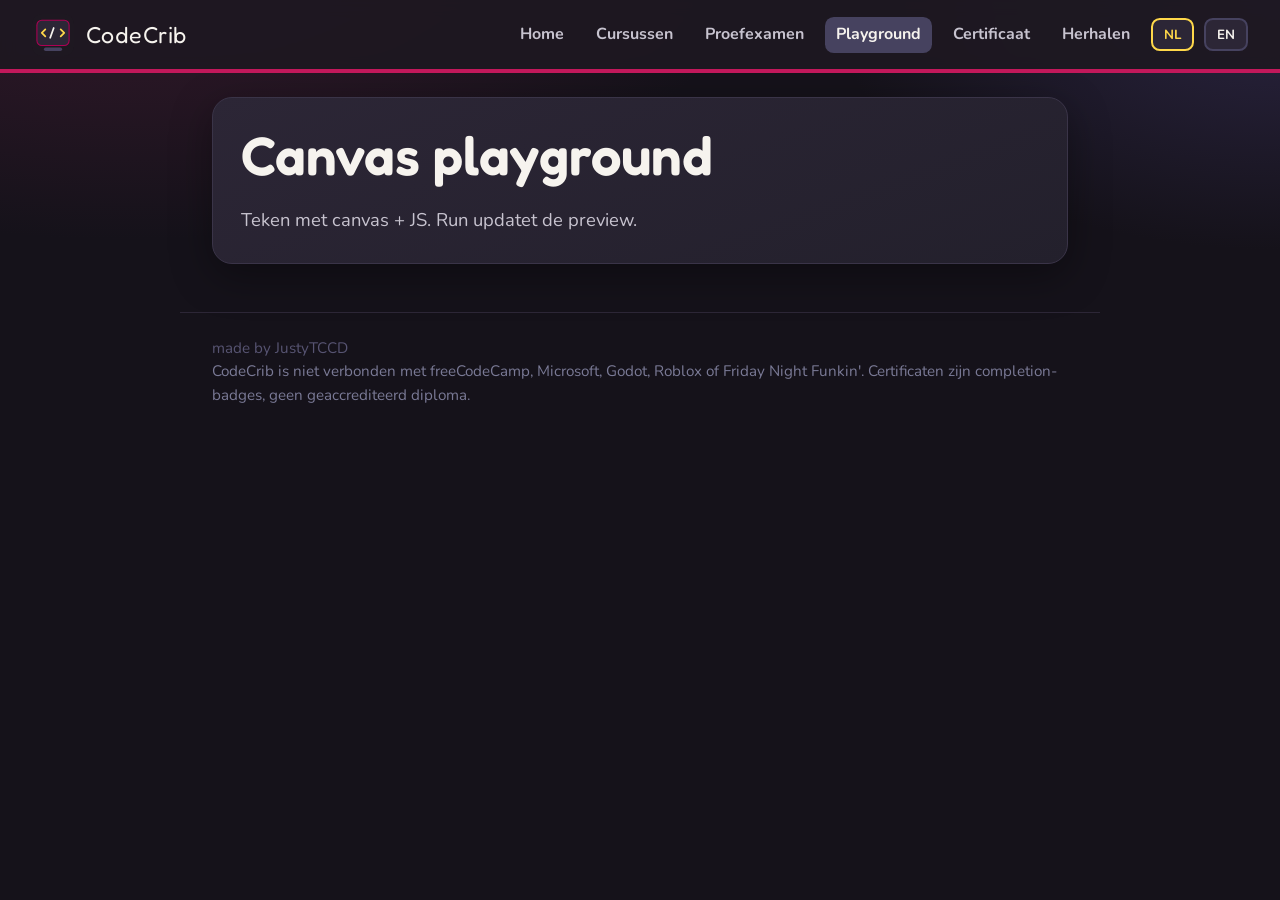
<file: playground.html>
<!DOCTYPE html>
<html lang="nl">
<head>
  <meta charset="UTF-8" />
  <meta name="viewport" content="width=device-width, initial-scale=1" />
  <meta name="theme-color" content="#c2185b" />
  <title>CodeCrib playground</title>
  <link rel="preconnect" href="https://fonts.googleapis.com" />
  <link rel="preconnect" href="https://fonts.gstatic.com" crossorigin />
  <link href="https://fonts.googleapis.com/css2?family=Fredoka:wght@500;600&family=IBM+Plex+Mono:wght@400;600&family=Nunito:wght@600;700;800&display=swap" rel="stylesheet" />
  <link rel="stylesheet" href="css/style.css" />
  <link rel="icon" href="assets/logo.svg" type="image/svg+xml" />
</head>
<body>
  <header class="site-header">
    <a class="brand" href="index.html"><img src="assets/logo.svg" alt="" /><span data-i18n="brand">CodeCrib</span></a>
    <button type="button" class="menu-toggle" aria-expanded="false" data-i18n="menu">Menu</button>
    <nav class="nav">
      <a href="index.html" data-nav="home" data-i18n="nav_home">Home</a>
      <a href="index.html#courses" data-nav="course" data-i18n="nav_course">Cursussen</a>
      <a href="exam.html" data-nav="exam" data-i18n="nav_exam">Proefexamen</a>
      <a href="playground.html" data-nav="play" data-i18n="nav_play">Playground</a>
      <a href="certificate.html" data-nav="cert" data-i18n="nav_cert">Certificaat</a>
      <a href="review.html" data-nav="review" data-i18n="nav_review">Herhalen</a>
      <button type="button" class="lang-btn" data-lang="nl">NL</button>
      <button type="button" class="lang-btn" data-lang="en">EN</button>
    </nav>
  </header>

  <main>
    <section class="hero">
      <h1 data-i18n="playground_title"></h1>
      <p class="tagline" data-i18n="playground_intro"></p>
    </section>
    <div id="editor-host"></div>
  </main>

  <footer class="site-footer">
    <div data-i18n="footer">made by JustyTCCD</div>
    <div class="tiny" data-i18n="footer_note"></div>
  </footer>

  <script src="js/i18n.js"></script>
  <script src="js/runtime/runners.js"></script>
  <script src="js/runtime/editor.js"></script>
  <script src="js/app.js"></script>
  <script>
    const starter = [
      "const canvas = document.getElementById('c');",
      "const ctx = canvas.getContext('2d');",
      "ctx.fillStyle = '#1e1821';",
      "ctx.fillRect(0, 0, canvas.width, canvas.height);",
      "let t = 0;",
      "function frame() {",
      "  t += 0.05;",
      "  ctx.fillStyle = 'rgba(30,24,33,0.2)';",
      "  ctx.fillRect(0, 0, canvas.width, canvas.height);",
      "  ctx.beginPath();",
      "  ctx.arc(200 + Math.cos(t) * 80, 150 + Math.sin(t) * 50, 24, 0, Math.PI * 2);",
      "  ctx.fillStyle = '#e83a7a';",
      "  ctx.fill();",
      "  ctx.fillStyle = '#ffd84a';",
      "  ctx.font = '20px sans-serif';",
      "  ctx.fillText('CodeCrib', 160, 40);",
      "  requestAnimationFrame(frame);",
      "}",
      "frame();"
    ].join("\n");

    document.addEventListener("DOMContentLoaded", async () => {
      const host = document.getElementById("editor-host");
      const ed = await CodeCribEditor.mount(host, {
        lang: "javascript",
        langLabel: "canvas JS",
        value: starter,
        preview: true,
        runLabel: CodeCribI18n.t("run_check")
      });
      async function paint() {
        const user = ed.getValue();
        const html = "<!DOCTYPE html><html><body style=\\"margin:0;background:#111\\">" +
          "<canvas id=\\"c\\" width=\\"400\\" height=\\"300\\" style=\\"width:100%;height:auto;display:block\\"></canvas>" +
          "<script>" + user + "</" + "script></body></html>";
        ed.preview.srcdoc = html;
        ed.consoleEl.textContent = "Preview updated.";
        ed.consoleEl.className = "cc-console ok";
      }
      host.querySelector(".cc-editor-toolbar .btn").onclick = function (ev) { ev.preventDefault(); paint(); };
      paint();
    });
  </script>
</body></html>
</file>
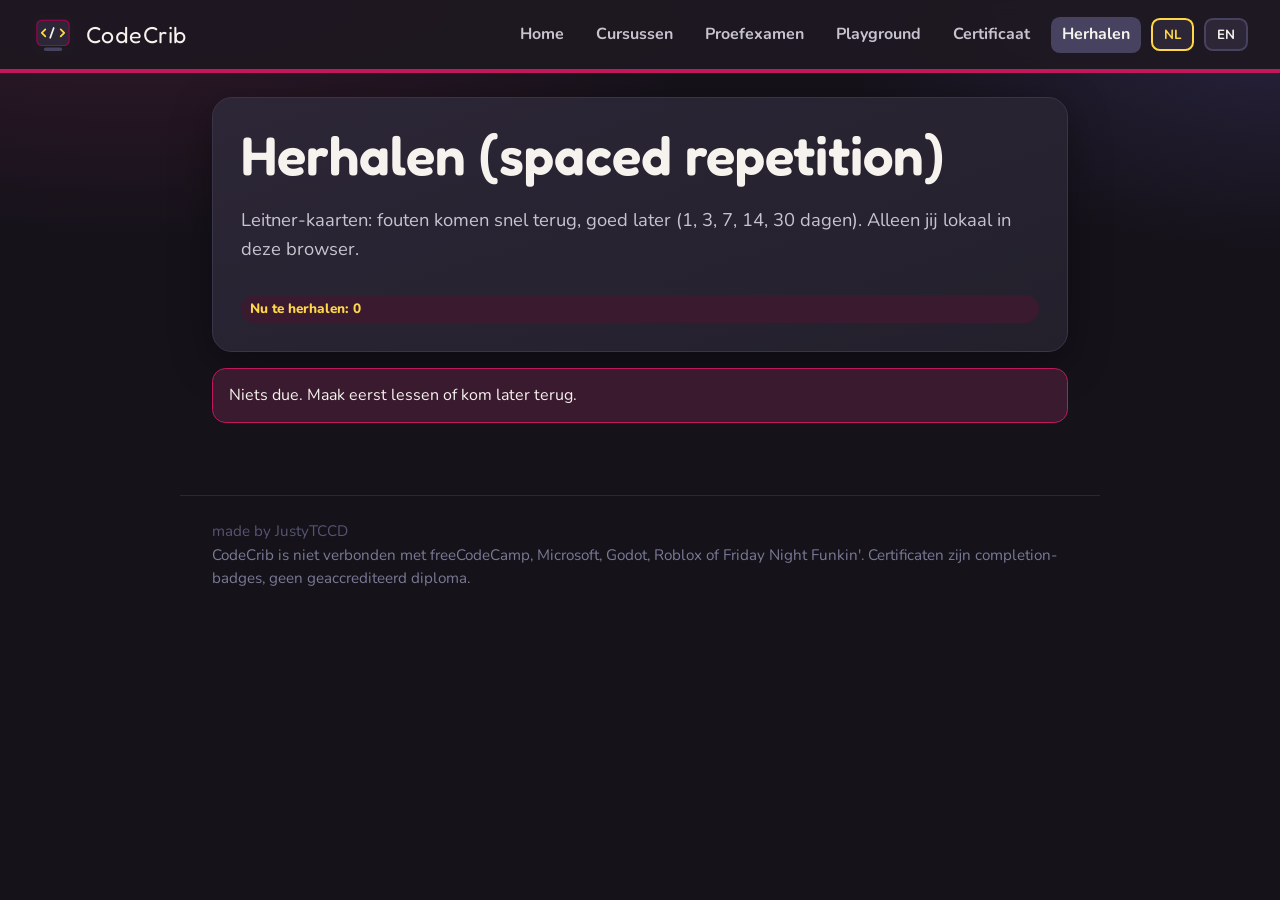
<file: review.html>
<!DOCTYPE html>
<html lang="nl">
<head>
  <meta charset="UTF-8" />
  <meta name="viewport" content="width=device-width, initial-scale=1" />
  <title>CodeCrib Herhalen</title>
  <link rel="preconnect" href="https://fonts.googleapis.com" />
  <link rel="preconnect" href="https://fonts.gstatic.com" crossorigin />
  <link href="https://fonts.googleapis.com/css2?family=Fredoka:wght@500;600&family=IBM+Plex+Mono:wght@400;600&family=Nunito:wght@600;700;800&display=swap" rel="stylesheet" />
  <link rel="stylesheet" href="css/style.css" />
  <link rel="icon" href="assets/logo.svg" type="image/svg+xml" />
</head>
<body>
  <header class="site-header">
    <a class="brand" href="index.html"><img src="assets/logo.svg" alt="" /><span data-i18n="brand">CodeCrib</span></a>
    <button type="button" class="menu-toggle" aria-expanded="false" data-i18n="menu">Menu</button>
    <nav class="nav">
      <a href="index.html" data-nav="home" data-i18n="nav_home">Home</a>
      <a href="index.html#courses" data-nav="course" data-i18n="nav_course">Cursussen</a>
      <a href="exam.html" data-nav="exam" data-i18n="nav_exam">Proefexamen</a>
      <a href="playground.html" data-nav="play" data-i18n="nav_play">Playground</a>
      <a href="certificate.html" data-nav="cert" data-i18n="nav_cert">Certificaat</a>
      <a href="review.html" data-nav="review" data-i18n="nav_review">Herhalen</a>
      <button type="button" class="lang-btn" data-lang="nl">NL</button>
      <button type="button" class="lang-btn" data-lang="en">EN</button>
    </nav>
  </header>
  <main>
    <section class="hero">
      <h1 data-i18n="review_title"></h1>
      <p class="tagline" data-i18n="review_intro"></p>
      <span class="pill" id="due-pill">0</span>
    </section>
    <div id="empty" class="callout" hidden data-i18n="review_empty"></div>
    <div class="quiz" id="review-quiz"></div>
  </main>
  <footer class="site-footer">
    <div data-i18n="footer"></div>
    <div class="tiny" data-i18n="footer_note"></div>
  </footer>
  <script src="js/i18n.js"></script>
  <script src="js/srs.js"></script>
  <script src="js/quiz.js"></script>
  <script src="js/app.js"></script>
  <script>
    function paint() {
      const due = CodeCribSrs.dueCards();
      document.getElementById("due-pill").textContent = CodeCribI18n.t("review_due") + ": " + due.length;
      const empty = document.getElementById("empty");
      const host = document.getElementById("review-quiz");
      host.innerHTML = "";
      if (!due.length) { empty.hidden = false; return; }
      empty.hidden = true;
      // show up to 20 due cards
      due.slice(0, 20).forEach((card, i) => {
        const item = card.meta.q;
        if (!item) return;
        const wrap = document.createElement("div");
        wrap.className = "card challenge-card";
        const meta = document.createElement("div");
        meta.className = "pill";
        meta.textContent = (card.meta.courseId || "?") + " · " + CodeCribI18n.t("review_box") + " " + card.box;
        wrap.appendChild(meta);
        const inner = document.createElement("div");
        inner.className = "quiz";
        wrap.appendChild(inner);
        host.appendChild(wrap);
        CodeCribQuiz.renderOne(inner, item, i, {
          lang: CodeCribI18n.getLang(),
          srs: {
            courseId: card.meta.courseId,
            lessonId: card.meta.lessonId,
            qIndex: card.meta.qIndex,
            source: card.meta.source || "review"
          },
          onAnswer: () => {
            // refresh counts after a beat
            setTimeout(paint, 400);
          }
        });
      });
    }
    document.addEventListener("DOMContentLoaded", paint);
    document.addEventListener("codecrib:lang", paint);
  </script>
</body>
</html>
</file>
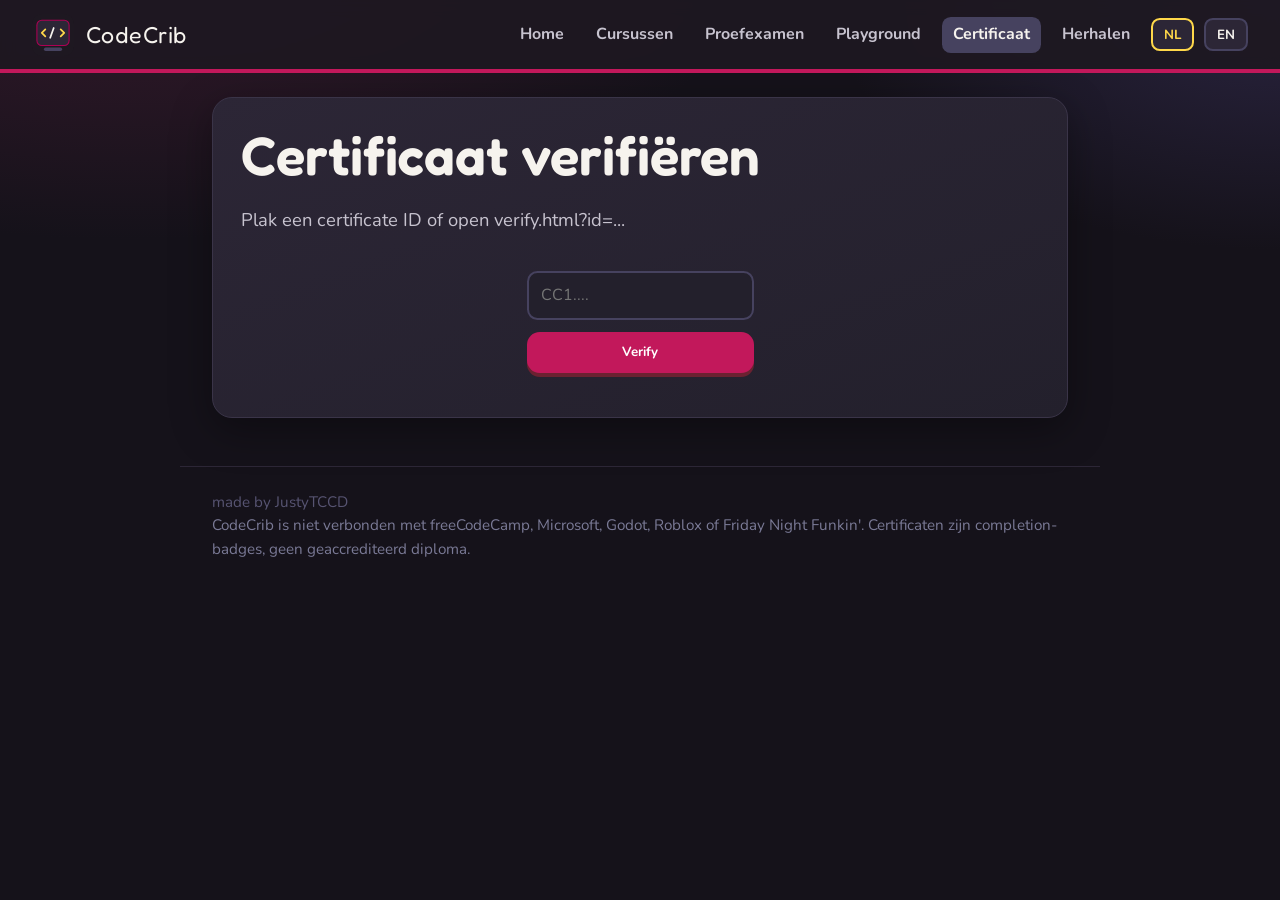
<file: verify.html>
<!DOCTYPE html>
<html lang="nl">
<head>
  <meta charset="UTF-8" />
  <meta name="viewport" content="width=device-width, initial-scale=1" />
  <meta name="theme-color" content="#c2185b" />
  <title>CodeCrib verify</title>
  <link rel="preconnect" href="https://fonts.googleapis.com" />
  <link rel="preconnect" href="https://fonts.gstatic.com" crossorigin />
  <link href="https://fonts.googleapis.com/css2?family=Fredoka:wght@500;600&family=IBM+Plex+Mono:wght@400;600&family=Nunito:wght@600;700;800&display=swap" rel="stylesheet" />
  <link rel="stylesheet" href="css/style.css" />
  <link rel="icon" href="assets/logo.svg" type="image/svg+xml" />
</head>
<body>
  <header class="site-header">
    <a class="brand" href="index.html"><img src="assets/logo.svg" alt="" /><span data-i18n="brand">CodeCrib</span></a>
    <button type="button" class="menu-toggle" aria-expanded="false" data-i18n="menu">Menu</button>
    <nav class="nav">
      <a href="index.html" data-nav="home" data-i18n="nav_home">Home</a>
      <a href="index.html#courses" data-nav="course" data-i18n="nav_course">Cursussen</a>
      <a href="exam.html" data-nav="exam" data-i18n="nav_exam">Proefexamen</a>
      <a href="playground.html" data-nav="play" data-i18n="nav_play">Playground</a>
      <a href="certificate.html" data-nav="cert" data-i18n="nav_cert">Certificaat</a>
      <a href="review.html" data-nav="review" data-i18n="nav_review">Herhalen</a>
      <button type="button" class="lang-btn" data-lang="nl">NL</button>
      <button type="button" class="lang-btn" data-lang="en">EN</button>
    </nav>
  </header>

  <main>
    <section class="hero">
      <h1 data-i18n="verify_title"></h1>
      <p class="tagline" data-i18n="verify_intro"></p>
      <form class="cert-form" id="vf">
        <input id="vid" placeholder="CC1...." style="width:100%" />
        <button class="btn" type="submit" data-i18n="verify_btn"></button>
      </form>
      <div id="vres" class="callout" hidden></div>
    </section>
  </main>

  <footer class="site-footer">
    <div data-i18n="footer">made by JustyTCCD</div>
    <div class="tiny" data-i18n="footer_note"></div>
  </footer>

  <script src="js/i18n.js"></script>
  <script src="js/certs.js"></script>
  <script src="js/app.js"></script>
  <script>
    async function show(id){
      const r=await CodeCribCerts.verifyId(id);
      const box=document.getElementById("vres"); box.hidden=false;
      if(r.ok){
        box.className="callout";
        box.innerHTML="<strong>"+CodeCribI18n.t("verify_ok")+"</strong><br>Name: "+r.body.n+"<br>Course: "+r.body.c+"<br>Date: "+r.body.d+"<br>Title: "+(r.body.t||"");
      } else {
        box.className="callout";
        box.innerHTML="<strong>"+CodeCribI18n.t("verify_bad")+"</strong> ("+r.reason+")";
      }
    }
    document.addEventListener("DOMContentLoaded",()=>{
      const u=new URL(location.href);
      const q=u.searchParams.get("id");
      if(q){ document.getElementById("vid").value=q; show(q); }
      document.getElementById("vf").addEventListener("submit",(ev)=>{
        ev.preventDefault();
        show(document.getElementById("vid").value.trim());
      });
    });
  </script>
</body></html>
</file>
<file: css/style.css>
/* CodeCrib - original styles inspired by soft dark hub vibes (not affiliated) */
:root {
  --bar-bg: #1e1821;
  --bg: #15121a;
  --panel: #2c2636;
  --panel-2: #23202c;
  --text: #f6f3ee;
  --text-dim: #c7c3cf;
  --muted: #575472;
  --lavender: #7a7a96;
  --highlight: #46425f;
  --accent: #c2185b;
  --accent-hot: #e83a7a;
  --gold: #ffd84a;
  --ok: #6bcf8e;
  --bad: #ff8c9a;
  --radius: 1rem;
  --shadow: 0 12px 40px rgba(0,0,0,.35);
  --font-ui: "Nunito", "Segoe UI", system-ui, sans-serif;
  --font-title: "Fredoka", "Nunito", sans-serif;
  --font-mono: "IBM Plex Mono", ui-monospace, monospace;
  --max: 920px;
}

* { box-sizing: border-box; }
html { scroll-behavior: smooth; }
body {
  margin: 0;
  min-height: 100vh;
  font-family: var(--font-ui);
  color: var(--text);
  background:
    radial-gradient(1200px 600px at 10% -10%, #3a1a2e 0%, transparent 55%),
    radial-gradient(900px 500px at 100% 0%, #2a2440 0%, transparent 50%),
    var(--bg);
  line-height: 1.55;
}

a { color: var(--gold); text-decoration: none; }
a:hover { color: #ffe48a; }

.site-header {
  position: sticky; top: 0; z-index: 20;
  display: flex; align-items: center; justify-content: space-between; gap: 1rem;
  padding: .85rem clamp(1rem, 3vw, 2rem);
  background: color-mix(in srgb, var(--bar-bg) 92%, transparent);
  border-bottom: 4px solid var(--accent);
  backdrop-filter: blur(8px);
}
.brand { display: flex; align-items: center; gap: .75rem; color: var(--text); font-family: var(--font-title); font-size: 1.45rem; letter-spacing: .02em; }
.brand img { width: 42px; height: 42px; }
.nav { display: flex; align-items: center; gap: .6rem; flex-wrap: wrap; }
.nav a, .lang-btn, .btn {
  font-family: var(--font-ui);
  font-weight: 700;
  border: 0;
  cursor: pointer;
}
.nav a {
  color: var(--text-dim);
  padding: .35rem .7rem;
  border-radius: .55rem;
}
.nav a:hover, .nav a.active { background: var(--highlight); color: var(--text); }
.lang-btn {
  background: var(--panel);
  color: var(--text);
  padding: .35rem .7rem;
  border-radius: .55rem;
  border: 2px solid var(--highlight);
}
.lang-btn[aria-pressed="true"] { border-color: var(--gold); color: var(--gold); }

main { max-width: var(--max); margin: 0 auto; padding: 1.5rem clamp(1rem, 3vw, 2rem) 3rem; }

.hero {
  display: grid; gap: 1.25rem;
  padding: 1.75rem;
  border-radius: calc(var(--radius) + .25rem);
  background: linear-gradient(160deg, var(--panel) 0%, var(--panel-2) 100%);
  box-shadow: var(--shadow);
  border: 1px solid #3a3448;
}
.hero h1 {
  margin: 0;
  font-family: var(--font-title);
  font-weight: 600;
  font-size: clamp(2.1rem, 6vw, 3.4rem);
  line-height: 1.1;
}
.tagline { margin: 0; color: var(--text-dim); font-size: 1.15rem; }
.hero-actions { display: flex; flex-wrap: wrap; gap: .75rem; }

.btn {
  display: inline-flex; align-items: center; justify-content: center; gap: .4rem;
  padding: .7rem 1.15rem;
  border-radius: .8rem;
  background: var(--accent);
  color: #fff;
  box-shadow: 0 4px 0 #6b2131;
}
.btn:hover { background: var(--accent-hot); color: #fff; }
.btn.secondary {
  background: var(--highlight);
  box-shadow: 0 4px 0 #2c2636;
  color: var(--text);
}
.btn.ghost {
  background: transparent;
  box-shadow: none;
  border: 2px solid var(--lavender);
  color: var(--text-dim);
}

.grid { display: grid; gap: 1rem; margin-top: 1.5rem; }
.grid.cards { grid-template-columns: repeat(auto-fit, minmax(220px, 1fr)); }
.card {
  background: var(--panel);
  border: 1px solid #3a3448;
  border-radius: var(--radius);
  padding: 1.1rem 1.15rem;
  box-shadow: var(--shadow);
}
.card h2, .card h3 { margin: 0 0 .4rem; font-family: var(--font-title); font-weight: 550; }
.card p { margin: 0; color: var(--text-dim); }
.pill {
  display: inline-block;
  margin-top: .75rem;
  padding: .2rem .55rem;
  border-radius: 999px;
  background: #3a1a2e;
  color: var(--gold);
  font-size: .85rem;
  font-weight: 800;
}

.progress-bar {
  height: 10px; border-radius: 999px; background: #1a1620; overflow: hidden; margin-top: .8rem;
}
.progress-bar > span {
  display: block; height: 100%; width: 0%;
  background: linear-gradient(90deg, var(--accent), var(--gold));
  transition: width .25s ease;
}

.lesson-list { list-style: none; padding: 0; margin: 1rem 0 0; display: grid; gap: .65rem; }
.lesson-list a {
  display: flex; align-items: center; justify-content: space-between; gap: 1rem;
  padding: .9rem 1rem;
  border-radius: .85rem;
  background: var(--panel);
  border: 1px solid #3a3448;
  color: var(--text);
}
.lesson-list a:hover { border-color: var(--accent); }
.lesson-list .meta { color: var(--lavender); font-size: .9rem; }
.done-dot { color: var(--ok); font-weight: 800; }

.lesson-nav { display: flex; justify-content: space-between; gap: .75rem; flex-wrap: wrap; margin: 1.25rem 0; }
.content h1 { font-family: var(--font-title); margin: 0 0 .75rem; }
.content h2 { font-family: var(--font-title); margin: 1.4rem 0 .5rem; font-size: 1.35rem; }
.content p, .content li { color: var(--text-dim); }
.content ul { padding-left: 1.2rem; }

pre, code { font-family: var(--font-mono); }
pre {
  background: #121018;
  border: 1px solid #3a3448;
  border-left: 4px solid var(--gold);
  border-radius: .75rem;
  padding: 1rem;
  overflow-x: auto;
  color: #e8e4f0;
  font-size: .92rem;
}
code.inline {
  background: #121018;
  padding: .1rem .35rem;
  border-radius: .35rem;
  color: #ffd6dc;
}

.callout {
  margin: 1rem 0;
  padding: .9rem 1rem;
  border-radius: .85rem;
  background: #3a1a2e;
  border: 1px solid var(--accent);
  color: var(--text);
}
.callout strong { color: var(--gold); }

.quiz { margin-top: 1.5rem; display: grid; gap: 1rem; }
.q {
  background: var(--panel);
  border: 1px solid #3a3448;
  border-radius: var(--radius);
  padding: 1rem;
}
.q h3 { margin: 0 0 .75rem; font-size: 1.05rem; }
.opts { display: grid; gap: .45rem; }
.opts button {
  text-align: left;
  font: inherit;
  font-weight: 650;
  padding: .65rem .8rem;
  border-radius: .65rem;
  border: 2px solid var(--highlight);
  background: var(--panel-2);
  color: var(--text);
  cursor: pointer;
}
.opts button:hover { border-color: var(--lavender); }
.opts button.correct { border-color: var(--ok); background: #1e3326; }
.opts button.wrong { border-color: var(--bad); background: #3a1f28; }
.opts button:disabled { cursor: default; opacity: .95; }
.feedback { margin-top: .65rem; color: var(--text-dim); min-height: 1.2em; }
.feedback.ok { color: var(--ok); }
.feedback.bad { color: var(--bad); }

.score-box {
  margin-top: 1.25rem;
  padding: 1.25rem;
  border-radius: var(--radius);
  background: linear-gradient(160deg, #3a1a2e, var(--panel));
  border: 1px solid var(--accent);
  text-align: center;
}
.score-box .big {
  font-family: var(--font-title);
  font-size: 2.4rem;
  color: var(--gold);
}

.site-footer {
  max-width: var(--max);
  margin: 0 auto;
  padding: 1.5rem clamp(1rem, 3vw, 2rem) 2.5rem;
  color: var(--muted);
  font-size: .95rem;
  border-top: 1px solid #2c2636;
}
.site-footer .tiny { color: var(--lavender); }

@media (max-width: 640px) {
  .brand span { font-size: 1.2rem; }
  .hero { padding: 1.2rem; }
}

.menu-toggle {
  display: none;
  background: var(--panel);
  color: var(--text);
  border: 2px solid var(--highlight);
  border-radius: .55rem;
  padding: .35rem .7rem;
  font-weight: 800;
  cursor: pointer;
}
.group-block { margin-top: 1.5rem; }
.group-block h2 {
  font-family: var(--font-title);
  margin: 0 0 .75rem;
  color: var(--gold);
  font-size: 1.25rem;
}
.lang-grid {
  display: grid;
  grid-template-columns: repeat(auto-fill, minmax(220px, 1fr));
  gap: .85rem;
}
.lang-card {
  display: flex;
  gap: .85rem;
  align-items: flex-start;
  padding: 1rem;
  border-radius: var(--radius);
  background: var(--panel);
  border: 1px solid #3a3448;
  color: var(--text);
  box-shadow: var(--shadow);
  transition: border-color .15s ease, transform .15s ease;
}
.lang-card:hover { border-color: var(--accent); transform: translateY(-2px); color: var(--text); }
.lang-card img { width: 52px; height: 52px; flex: none; }
.lang-card h3 { margin: 0 0 .25rem; font-family: var(--font-title); font-size: 1.05rem; }
.lang-card p { margin: 0; color: var(--text-dim); font-size: .92rem; }
.lang-card .flavor { margin-top: .45rem; color: var(--gold); font-size: .8rem; font-weight: 800; }

@media (max-width: 720px) {
  .menu-toggle { display: inline-flex; }
  .site-header { flex-wrap: wrap; }
  .nav {
    display: none;
    width: 100%;
    flex-direction: column;
    align-items: stretch;
    padding-top: .5rem;
  }
  .nav.open { display: flex; }
  .nav a, .lang-btn { width: 100%; text-align: left; }
}

.cc-editor-host {
  margin: 1rem 0 1.25rem;
  border: 1px solid #3a3448;
  border-radius: var(--radius);
  background: #121018;
  overflow: hidden;
}
.cc-editor-toolbar {
  display: flex; flex-wrap: wrap; gap: .5rem; align-items: center;
  padding: .65rem .75rem;
  background: #1a1620;
  border-bottom: 1px solid #3a3448;
}
.cc-editor-wrap .CodeMirror {
  height: 220px;
  font-family: var(--font-mono);
  font-size: .9rem;
  background: #121018;
}
.cc-console {
  margin: 0;
  padding: .75rem .9rem;
  min-height: 3rem;
  max-height: 200px;
  overflow: auto;
  background: #0d0b12;
  border-top: 1px solid #3a3448;
  color: var(--text-dim);
  font-size: .88rem;
  white-space: pre-wrap;
}
.cc-console.ok { color: var(--ok); }
.cc-console.bad { color: var(--bad); }
.cc-split { display: grid; grid-template-columns: 1fr 1fr; min-height: 280px; }
.cc-split-left .CodeMirror { height: 280px; }
.cc-split-right { display: flex; flex-direction: column; border-left: 1px solid #3a3448; background: #fff; }
.cc-preview-label { padding: .35rem .6rem; background: #1a1620; color: var(--text-dim); font-size: .8rem; font-weight: 800; }
.cc-preview { flex: 1; width: 100%; border: 0; background: #fff; }
.challenge-card { margin-top: 1rem; }
.cert-form { display: grid; gap: .75rem; max-width: 420px; margin: 1rem auto; text-align: left; }
.cert-form input {
  padding: .65rem .75rem; border-radius: .65rem; border: 2px solid var(--highlight);
  background: var(--panel-2); color: var(--text); font: inherit;
}
.cert-sheet {
  width: min(900px, 100%);
  margin: 1rem auto;
  padding: 2rem;
  border-radius: 1rem;
  border: 4px solid var(--gold);
  background: linear-gradient(160deg, #2c2636, #1e1821);
  text-align: center;
}
.cert-sheet h1 { font-family: var(--font-title); color: var(--gold); margin: 0 0 .5rem; }
.cert-sheet .who { font-size: 1.6rem; margin: .8rem 0; }
.cert-sheet .meta { color: var(--text-dim); font-size: .95rem; word-break: break-all; }
@media (max-width: 800px) {
  .cc-split { grid-template-columns: 1fr; }
  .cc-split-right { border-left: 0; border-top: 1px solid #3a3448; min-height: 200px; }
}
</file>
<file: css/kids.css>
/* Kids / Junior accessibility layer */
.kids-shell { --kids-gap: 1rem; }
.kids-toolbar {
  display: flex; flex-wrap: wrap; gap: .5rem; align-items: center;
  margin: 0 0 1rem; padding: .75rem;
  background: var(--panel); border: 1px solid #3a3448; border-radius: .85rem;
}
.kids-toolbar label {
  display: inline-flex; align-items: center; gap: .35rem;
  font-weight: 700; color: var(--text-dim); font-size: .95rem;
  padding: .35rem .55rem; border-radius: .55rem; background: var(--panel-2);
  cursor: pointer; user-select: none;
}
.kids-toolbar input { width: 1.1rem; height: 1.1rem; }
.kids-toolbar .btn { min-height: 2.6rem; padding: .65rem 1rem; font-size: 1rem; }

.kids-steps-bar {
  display: grid; grid-template-columns: repeat(4, 1fr); gap: .4rem;
  margin: 0 0 1rem;
}
.kids-steps-bar .step {
  text-align: center; padding: .55rem .35rem; border-radius: .65rem;
  background: var(--panel-2); border: 2px solid var(--highlight);
  font-weight: 800; font-size: .85rem; color: var(--text-dim);
}
.kids-steps-bar .step.active {
  border-color: var(--gold); color: var(--gold); background: #3a1a2e;
}
.kids-steps-bar .step.done { border-color: var(--ok); color: var(--ok); }

.kids-panel {
  background: var(--panel); border: 1px solid #3a3448; border-radius: var(--radius);
  padding: 1.15rem; margin-bottom: 1rem; box-shadow: var(--shadow);
}
.kids-panel h2 { margin: 0 0 .65rem; font-family: var(--font-title); font-size: 1.45rem; }
.kids-panel p, .kids-panel li { font-size: 1.12rem; line-height: 1.6; color: var(--text); }
.kids-panel ul { margin: .4rem 0 0; padding-left: 1.2rem; }
.kids-goals li { margin: .35rem 0; }

.kids-demo-nav { display: flex; flex-wrap: wrap; gap: .5rem; margin-top: .75rem; }
.kids-demo-code {
  margin-top: .75rem; font-size: 1.05rem; line-height: 1.5;
}
.kids-teacher-notes {
  margin-top: .85rem; padding: .85rem; border-radius: .75rem;
  background: #241c2e; border: 1px dashed var(--lavender); color: var(--text-dim);
  font-size: 1rem;
}
.kids-teacher-notes strong { color: var(--gold); display: block; margin-top: .35rem; }
.kids-teacher-notes strong:first-child { margin-top: 0; }
html:not(.kids-teacher) .kids-teacher-notes { display: none; }

.kids-hint-row { display: flex; flex-wrap: wrap; gap: .5rem; margin-top: .65rem; }
.kids-reward {
  text-align: center; padding: 1.25rem;
  background: linear-gradient(160deg, #2a2440, #3a1a2e);
  border: 2px solid var(--gold); border-radius: var(--radius);
}
.kids-reward img { width: 72px; height: 72px; }
.kids-reward p { font-size: 1.2rem; color: var(--text); margin: .6rem 0 0; }

.kids-sticker-shelf {
  display: flex; flex-wrap: wrap; gap: .5rem; margin-top: .75rem;
}
.kids-sticker-shelf img {
  width: 48px; height: 48px; border-radius: .65rem; border: 2px solid #3a3448;
  opacity: .35; filter: grayscale(1);
}
.kids-sticker-shelf img.earned { opacity: 1; filter: none; border-color: var(--gold); }

.kids-read-btn { min-width: 2.8rem; }

/* Big readable defaults on kids pages */
body.kids-page { font-size: 1.12rem; }
body.kids-page .btn { min-height: 2.75rem; font-size: 1.05rem; padding: .75rem 1.2rem; }
body.kids-page .opts button { min-height: 3rem; font-size: 1.08rem; padding: .8rem 1rem; }

html.kids-big-text body.kids-page,
html.kids-big-text.kids-teacher body {
  font-size: 1.22rem;
}
html.kids-big-text body.kids-page .kids-panel h2 { font-size: 1.7rem; }
html.kids-big-text body.kids-page pre,
html.kids-teacher pre,
html.kids-teacher .kids-demo-code,
html.kids-teacher .CodeMirror {
  font-size: 1.25rem !important;
}
html.kids-teacher body.kids-page { font-size: 1.35rem; }
html.kids-teacher .kids-panel { padding: 1.4rem; }
html.kids-teacher .site-header { font-size: 1.1rem; }

html.kids-dyslexia body {
  font-family: "Atkinson Hyperlegible", "Comic Neue", "Nunito", "Segoe UI", sans-serif;
  letter-spacing: .03em;
  word-spacing: .08em;
}
html.kids-letter-spacing body { letter-spacing: .06em; word-spacing: .12em; }

html.kids-calm body {
  background: #1a1820 !important;
}
html.kids-calm body::before { display: none !important; }
html.kids-calm .hero,
html.kids-calm .card,
html.kids-calm .kids-panel,
html.kids-calm .lang-card,
html.kids-calm .q {
  background: #24202c !important;
  border-color: #3a3648 !important;
}
html.kids-calm .progress-bar > span {
  background: var(--lavender) !important;
}
html.kids-calm .lang-card:hover { transform: none !important; }

.kids-soft-bad { color: #e0b080 !important; }
.kids-soft-ok { color: var(--ok) !important; }

@media (max-width: 640px) {
  .kids-steps-bar { grid-template-columns: 1fr 1fr; }
}

/* ===== Fun animations (gentle, max ~3Hz, respects reduced motion) ===== */
:root {
  --kids-anim: 0.55s;
  --kids-anim-slow: 1.1s;
}
html.kids-calm {
  --kids-anim: 0.9s;
  --kids-anim-slow: 1.8s;
}
html.kids-anim-off *,
html.kids-anim-off *::before,
html.kids-anim-off *::after {
  animation: none !important;
  transition: none !important;
}
@media (prefers-reduced-motion: reduce) {
  .kids-mascot, .kids-pop-anim, .kids-confetti span, .kids-slide-in,
  .kids-path-node, .kids-welcome-hero, .kids-project-card {
    animation: none !important;
    transition: none !important;
  }
}

@keyframes kids-wave-arm {
  0%, 100% { transform: rotate(0deg); }
  50% { transform: rotate(-14deg); }
}
@keyframes kids-bounce-soft {
  0%, 100% { transform: translateY(0); }
  50% { transform: translateY(-8px); }
}
@keyframes kids-slide-in {
  from { opacity: 0; transform: translateY(12px); }
  to { opacity: 1; transform: translateY(0); }
}
@keyframes kids-pop {
  0% { transform: scale(.6); opacity: 0; }
  70% { transform: scale(1.08); }
  100% { transform: scale(1); opacity: 1; }
}
@keyframes kids-confetti-fall {
  0% { transform: translateY(-10px) rotate(0deg); opacity: 0; }
  15% { opacity: .9; }
  100% { transform: translateY(110px) rotate(120deg); opacity: 0; }
}
@keyframes kids-pulse-soft {
  0%, 100% { box-shadow: 0 0 0 0 rgba(255,216,74,.35); }
  50% { box-shadow: 0 0 0 10px rgba(255,216,74,0); }
}

.kids-slide-in { animation: kids-slide-in var(--kids-anim) ease both; }
.kids-pop-anim { animation: kids-pop var(--kids-anim) ease both; }

.kids-mascot-wrap {
  display: flex; align-items: flex-end; gap: .75rem; flex-wrap: wrap;
  margin: .5rem 0 1rem;
}
.kids-mascot {
  width: 110px; height: 110px;
  transform-origin: 50% 80%;
}
.kids-mascot.mood-wave { animation: kids-bounce-soft var(--kids-anim-slow) ease-in-out infinite; }
.kids-mascot.mood-cheer { animation: kids-bounce-soft calc(var(--kids-anim-slow) * .75) ease-in-out 3; }
.kids-mascot.mood-think { opacity: .95; }
.kids-mascot-bubble {
  max-width: 280px;
  background: var(--panel);
  border: 2px solid var(--gold);
  border-radius: 1rem;
  padding: .7rem .9rem;
  font-weight: 700;
  color: var(--text);
  animation: kids-slide-in var(--kids-anim) ease both;
}

.kids-confetti {
  pointer-events: none;
  position: fixed; inset: 0; z-index: 50; overflow: hidden;
}
.kids-confetti span {
  position: absolute; top: 18%;
  width: 10px; height: 14px; border-radius: 3px;
  opacity: .85;
  animation: kids-confetti-fall 2s ease-out forwards;
}
.kids-confetti.calm span { opacity: .55; }

/* Calm = softer, not off */
html.kids-calm .kids-mascot.mood-wave {
  animation-duration: 2.2s;
}
html.kids-calm .btn { box-shadow: none; }
html.kids-calm .hero,
html.kids-calm .card,
html.kids-calm .kids-panel,
html.kids-calm .lang-card,
html.kids-calm .q {
  box-shadow: 0 4px 16px rgba(0,0,0,.15) !important;
}

/* Welcome / path */
.kids-welcome-hero {
  display: grid; gap: 1rem;
  padding: 1.5rem;
  border-radius: calc(var(--radius) + .25rem);
  background: linear-gradient(160deg, #3a1a2e, #2a2440);
  border: 1px solid #4a3450;
  animation: kids-slide-in var(--kids-anim) ease both;
}
.kids-welcome-hero h1 { margin: 0; font-family: var(--font-title); font-size: clamp(1.8rem, 5vw, 2.6rem); }
.kids-big-start {
  font-size: 1.25rem !important;
  min-height: 3.4rem !important;
  padding: 1rem 1.6rem !important;
  animation: kids-pulse-soft 2.4s ease-in-out infinite;
}
.kids-path {
  display: grid;
  grid-template-columns: repeat(auto-fill, minmax(120px, 1fr));
  gap: .75rem;
  margin: 1rem 0 1.5rem;
}
.kids-path-node {
  display: flex; flex-direction: column; align-items: center; gap: .35rem;
  padding: .85rem .5rem;
  border-radius: 1rem;
  background: var(--panel);
  border: 2px solid #3a3448;
  color: var(--text);
  text-align: center;
  font-weight: 800;
  text-decoration: none;
  animation: kids-slide-in var(--kids-anim) ease both;
}
.kids-path-node:nth-child(1){animation-delay:.05s}
.kids-path-node:nth-child(2){animation-delay:.1s}
.kids-path-node:nth-child(3){animation-delay:.15s}
.kids-path-node:nth-child(4){animation-delay:.2s}
.kids-path-node:nth-child(5){animation-delay:.25s}
.kids-path-node:nth-child(6){animation-delay:.3s}
.kids-path-node:nth-child(7){animation-delay:.35s}
.kids-path-node:nth-child(8){animation-delay:.4s}
.kids-path-node img { width: 48px; height: 48px; }
.kids-path-node.done { border-color: var(--ok); }
.kids-path-node.locked { opacity: .55; }
.kids-path-node:hover { border-color: var(--gold); color: var(--text); }

.kids-avatar-grid, .kids-pic-grid {
  display: grid;
  grid-template-columns: repeat(auto-fill, minmax(72px, 1fr));
  gap: .55rem;
  margin: .6rem 0 1rem;
}
.kids-avatar-grid button, .kids-pic-grid button {
  border: 3px solid transparent;
  background: var(--panel-2);
  border-radius: .85rem;
  padding: .35rem;
  cursor: pointer;
}
.kids-avatar-grid button.selected, .kids-pic-grid button.selected {
  border-color: var(--gold);
}
.kids-avatar-grid img, .kids-pic-grid img { width: 100%; height: auto; display: block; }
.kids-pass-slots {
  display: flex; gap: .5rem; flex-wrap: wrap; margin: .5rem 0 1rem;
}
.kids-pass-slots .slot {
  width: 56px; height: 56px; border-radius: .75rem;
  border: 2px dashed var(--lavender);
  background: var(--panel-2);
  display: grid; place-items: center;
}
.kids-pass-slots .slot img { width: 40px; height: 40px; }

.kids-profile-card {
  display: flex; align-items: center; gap: .75rem;
  padding: .85rem 1rem; border-radius: .85rem;
  background: var(--panel); border: 1px solid #3a3448;
  cursor: pointer; color: var(--text); width: 100%; text-align: left;
  font: inherit; font-weight: 800;
}
.kids-profile-card img { width: 48px; height: 48px; }
.kids-profile-list { display: grid; gap: .55rem; margin: .75rem 0; }

.kids-project-grid {
  display: grid;
  grid-template-columns: repeat(auto-fill, minmax(200px, 1fr));
  gap: .85rem;
}
.kids-project-card {
  background: var(--panel);
  border: 1px solid #3a3448;
  border-radius: var(--radius);
  padding: 1rem;
  animation: kids-slide-in var(--kids-anim) ease both;
}
.kids-project-card h3 { margin: 0 0 .35rem; font-family: var(--font-title); }
.kids-project-card .meta { color: var(--text-dim); font-size: .9rem; margin-bottom: .65rem; }
.kids-project-actions { display: flex; flex-wrap: wrap; gap: .4rem; }

/* input overlay */
#cc-input-overlay {
  display: none; position: fixed; inset: 0; z-index: 80;
  background: rgba(10,8,14,.55);
  align-items: center; justify-content: center; padding: 1rem;
}
#cc-input-overlay.open { display: flex; }
.cc-input-card {
  width: min(420px, 100%);
  background: var(--panel);
  border: 3px solid var(--gold);
  border-radius: 1rem;
  padding: 1.1rem;
  box-shadow: var(--shadow);
}
.cc-input-prompt { font-weight: 800; font-size: 1.15rem; margin: 0 0 .75rem; }
.cc-input-field {
  width: 100%; padding: .8rem .9rem; font: inherit; font-size: 1.1rem;
  border-radius: .75rem; border: 2px solid var(--highlight);
  background: var(--panel-2); color: var(--text);
}
.cc-input-actions { margin-top: .75rem; display: flex; justify-content: flex-end; }

.kids-home-cta {
  display: flex; gap: 1rem; align-items: center; flex-wrap: wrap;
}
.kids-home-cta img { width: 88px; height: 88px; }
</file>
